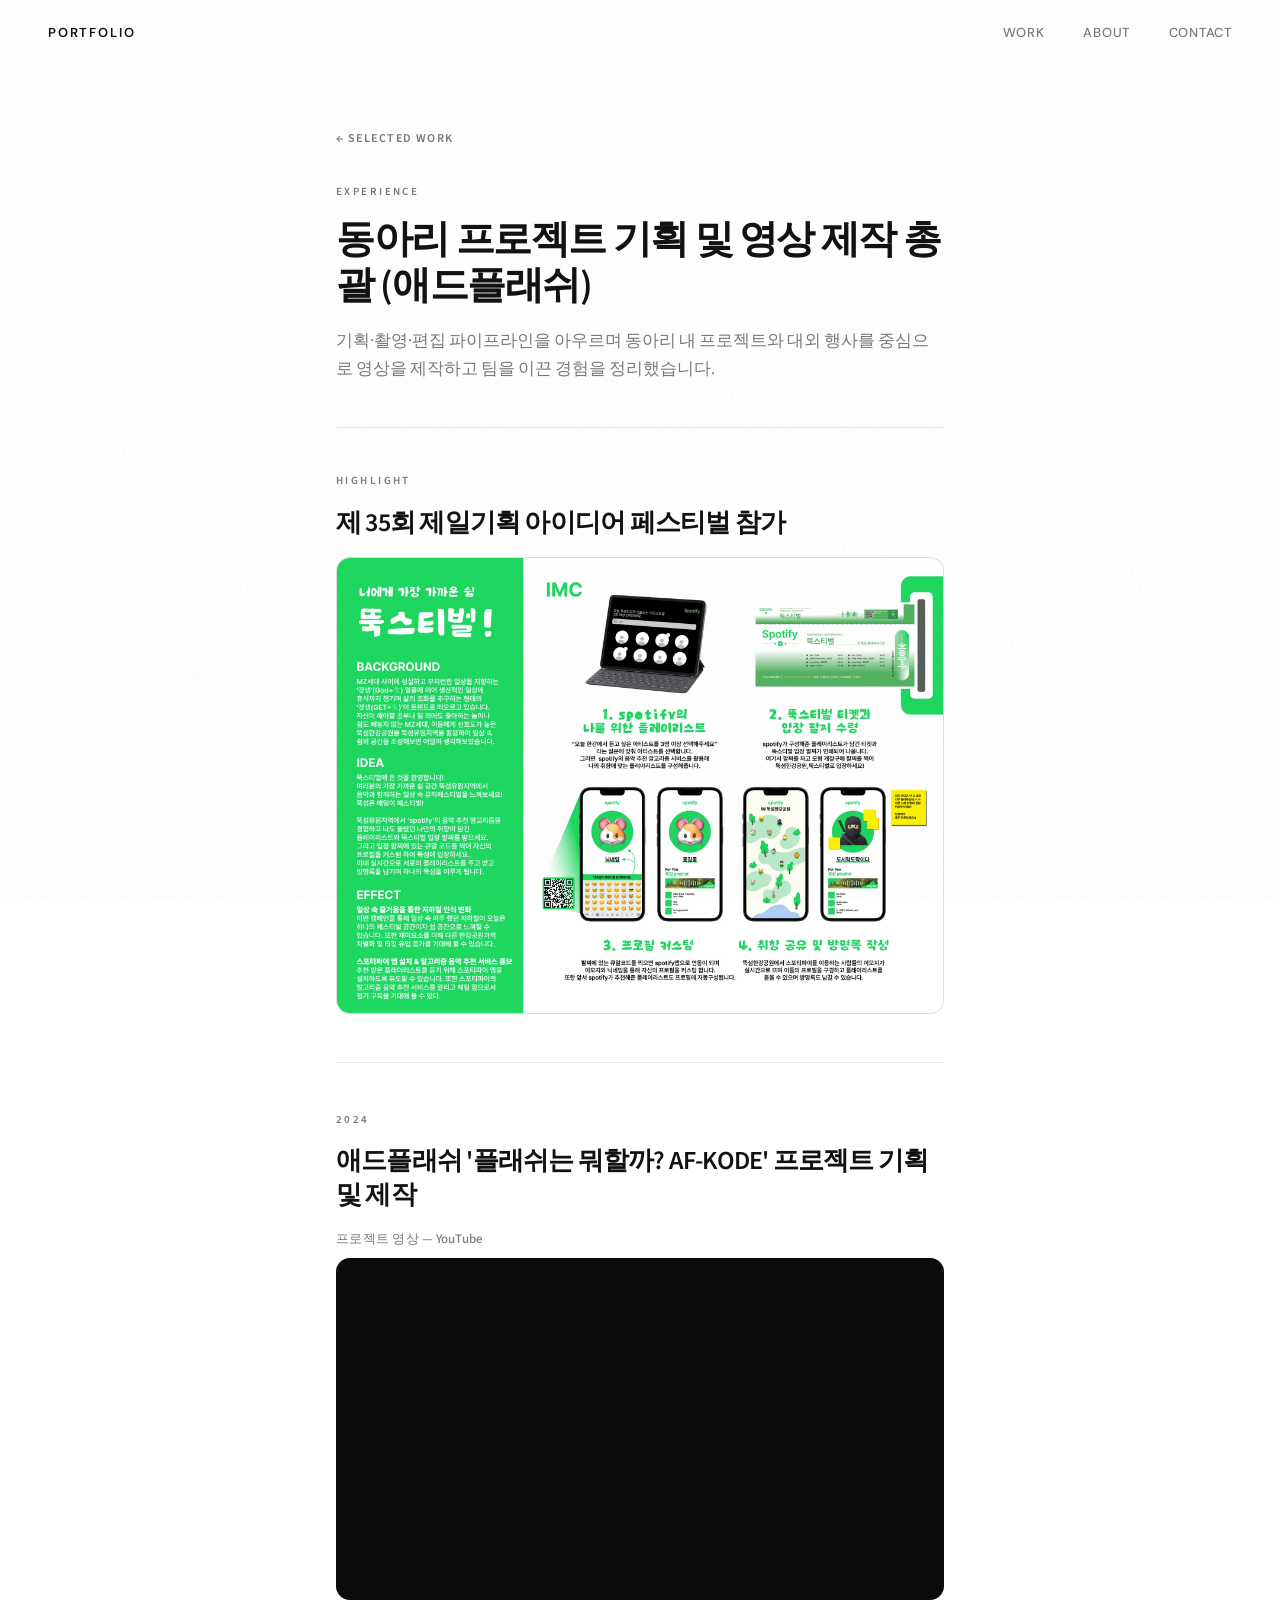
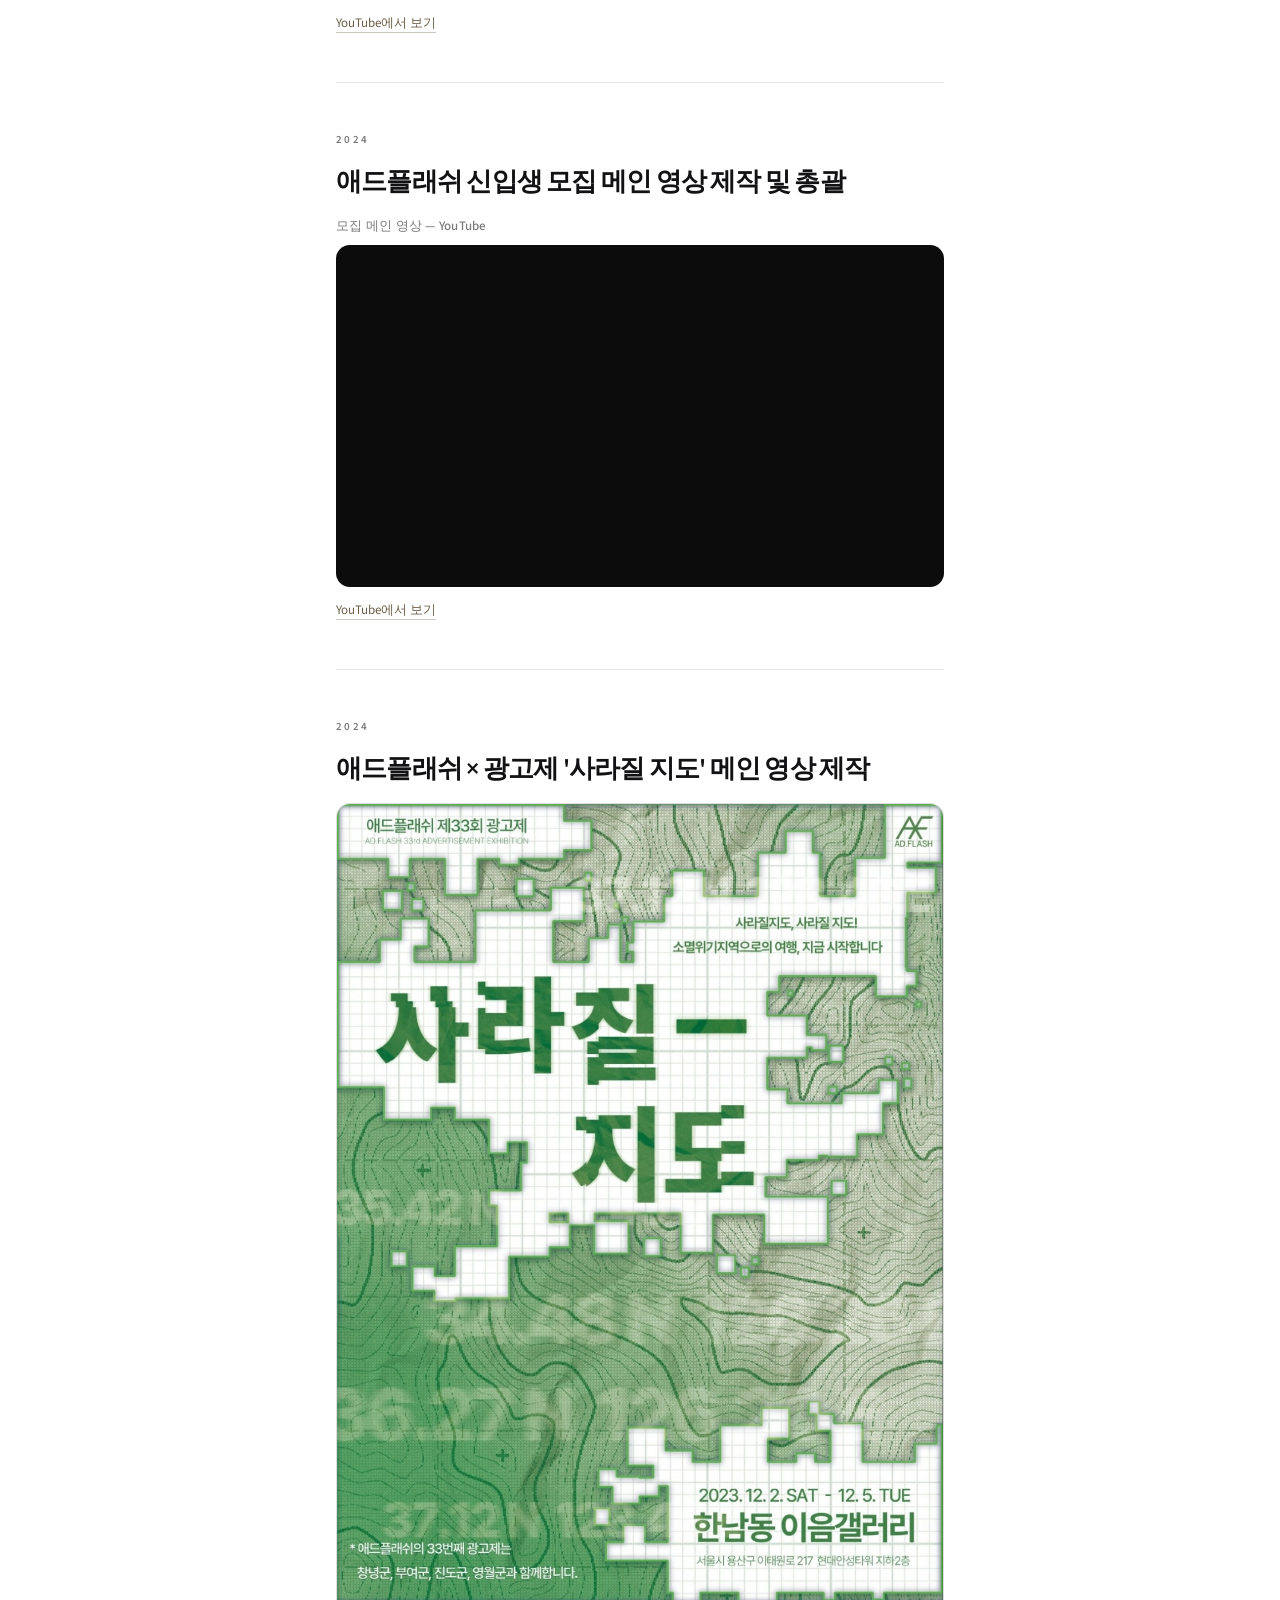
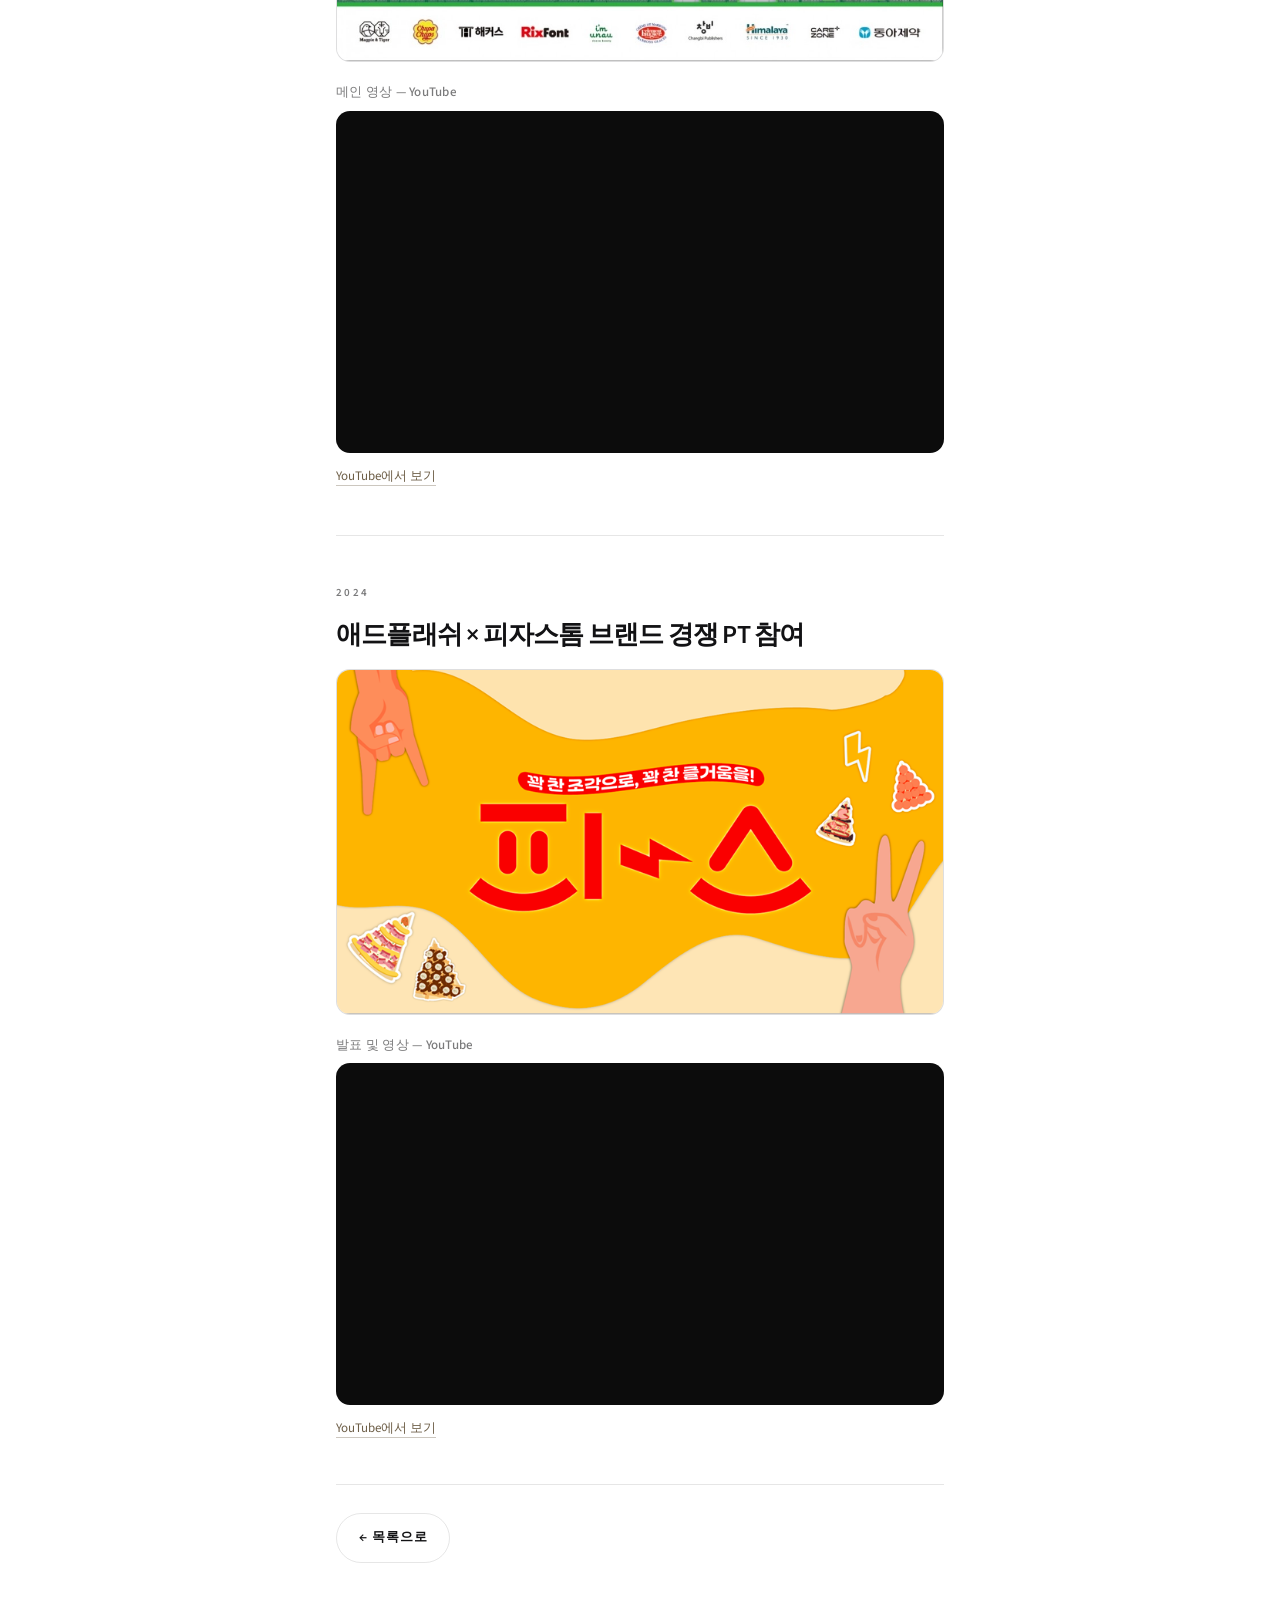
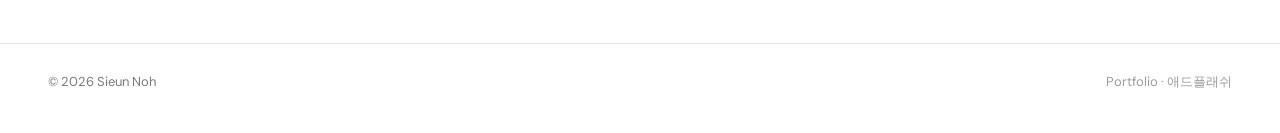
<file: project-adflash-experience.html>
<!DOCTYPE html>
<html lang="ko">
  <head>
    <meta charset="UTF-8" />
    <meta name="viewport" content="width=device-width, initial-scale=1.0" />
    <meta name="theme-color" content="#ffffff" />
    <title>애드플래쉬 동아리 프로젝트 · 영상 제작 총괄 — Portfolio</title>
    <meta
      name="description"
      content="제일기획 아이디어 페스티벌, AF-KODE, 신입생 모집, 광고제 사라질 지도, 피자스톰 브랜드 PT — 애드플래쉬 경험"
    />
    <link rel="preconnect" href="https://fonts.googleapis.com" />
    <link rel="preconnect" href="https://fonts.gstatic.com" crossorigin />
    <link
      href="https://fonts.googleapis.com/css2?family=DM+Sans:ital,opsz,wght@0,9..40,300;0,9..40,400;0,9..40,500;0,9..40,600;1,9..40,400&family=Source+Sans+3:ital,wght@0,400;0,500;0,600;0,700;1,400&display=swap"
      rel="stylesheet"
    />
    <link rel="stylesheet" href="styles.css" />
  </head>
  <body class="project-detail-page">
    <div class="grain" aria-hidden="true"></div>

    <header class="site-header">
      <a class="logo" href="index.html">Portfolio</a>
      <nav id="site-nav" class="nav" aria-label="주요 메뉴">
        <a href="index.html#work">Work</a>
        <a href="index.html#about">About</a>
        <a href="index.html#contact">Contact</a>
      </nav>
      <button
        type="button"
        class="nav-toggle"
        aria-expanded="false"
        aria-controls="site-nav"
      >
        <span class="sr-only">메뉴 열기</span>
        <span class="nav-toggle-bar"></span>
      </button>
    </header>

    <main id="top" class="project-detail-main">
      <article class="project-case project-case--collection">
        <p class="project-detail-back">
          <a class="project-detail-back-link" href="index.html?focus=adflash-experience#work"
            >← Selected Work</a
          >
        </p>

        <header class="project-detail-header">
          <p class="project-detail-label">Experience</p>
          <h1 class="project-detail-title">
            동아리 프로젝트 기획 및 영상 제작 총괄 (애드플래쉬)
          </h1>
          <p class="project-detail-lede">
            기획·촬영·편집 파이프라인을 아우르며 동아리 내 프로젝트와 대외 행사를
            중심으로 영상을 제작하고 팀을 이끈 경험을 정리했습니다.
          </p>
        </header>

        <section
          class="project-collection-piece"
          id="cheil-festival"
          aria-labelledby="title-cheil"
        >
          <p class="project-detail-label">Highlight</p>
          <h2 id="title-cheil" class="project-subhead">
            제 35회 제일기획 아이디어 페스티벌 참가
          </h2>
          <figure class="project-detail-figure project-detail-adflash-hero">
            <img
              src="portfolio%20source/adflash/%EC%A0%9C%EC%9D%BC%EA%B8%B0%ED%9A%8D.webp"
              alt="제 35회 제일기획 아이디어 페스티벌 — 비주얼"
              width="1600"
              height="900"
              loading="eager"
              decoding="async"
            />
          </figure>
        </section>

        <section
          class="project-collection-piece"
          id="af-kode"
          aria-labelledby="title-afkode"
        >
          <p class="project-detail-label">2024</p>
          <h2 id="title-afkode" class="project-subhead">
            애드플래쉬 &#39;플래쉬는 뭐할까? AF-KODE&#39; 프로젝트 기획 및 제작
          </h2>
          <p class="project-detail-caption project-detail-caption--above">
            프로젝트 영상 — YouTube
          </p>
          <div class="project-detail-embed">
            <iframe
              src="https://www.youtube.com/embed/n1ZmKHg5Y0M"
              title="애드플래쉬 AF-KODE 프로젝트"
              allowfullscreen
              allow="accelerometer; autoplay; clipboard-write; encrypted-media; gyroscope; picture-in-picture; web-share"
              loading="lazy"
            ></iframe>
          </div>
          <p class="project-detail-text project-detail-embed-note">
            <a
              href="https://youtu.be/n1ZmKHg5Y0M?si=7WefC3V6wwlFfsF0"
              target="_blank"
              rel="noopener noreferrer"
              >YouTube에서 보기</a
            >
          </p>
        </section>

        <section
          class="project-collection-piece"
          id="recruit"
          aria-labelledby="title-recruit"
        >
          <p class="project-detail-label">2024</p>
          <h2 id="title-recruit" class="project-subhead">
            애드플래쉬 신입생 모집 메인 영상 제작 및 총괄
          </h2>
          <p class="project-detail-caption project-detail-caption--above">
            모집 메인 영상 — YouTube
          </p>
          <div class="project-detail-embed">
            <iframe
              src="https://www.youtube.com/embed/RJITQ2V4oFI"
              title="애드플래쉬 2024 신입생 모집"
              allowfullscreen
              allow="accelerometer; autoplay; clipboard-write; encrypted-media; gyroscope; picture-in-picture; web-share"
              loading="lazy"
            ></iframe>
          </div>
          <p class="project-detail-text project-detail-embed-note">
            <a
              href="https://youtu.be/RJITQ2V4oFI"
              target="_blank"
              rel="noopener noreferrer"
              >YouTube에서 보기</a
            >
          </p>
        </section>

        <section
          class="project-collection-piece"
          id="sarajil"
          aria-labelledby="title-sarajil"
        >
          <p class="project-detail-label">2024</p>
          <h2 id="title-sarajil" class="project-subhead">
            애드플래쉬 × 광고제 &#39;사라질 지도&#39; 메인 영상 제작
          </h2>
          <figure class="project-detail-figure project-detail-adflash-still">
            <img
              src="portfolio%20source/adflash/%EC%82%AC%EB%9D%BC%EC%A7%88%EC%A7%80%EB%8F%84.webp"
              alt="광고제 사라질 지도 — 키 비주얼"
              width="1600"
              height="900"
              loading="lazy"
              decoding="async"
            />
          </figure>
          <p class="project-detail-caption project-detail-caption--above">
            메인 영상 — YouTube
          </p>
          <div class="project-detail-embed">
            <iframe
              src="https://www.youtube.com/embed/Bz7KkDdmYgI"
              title="사라질 지도 메인 영상"
              allowfullscreen
              allow="accelerometer; autoplay; clipboard-write; encrypted-media; gyroscope; picture-in-picture; web-share"
              loading="lazy"
            ></iframe>
          </div>
          <p class="project-detail-text project-detail-embed-note">
            <a
              href="https://youtu.be/Bz7KkDdmYgI?si=LpXKaPEehQcu9S2v"
              target="_blank"
              rel="noopener noreferrer"
              >YouTube에서 보기</a
            >
          </p>
        </section>

        <section
          class="project-collection-piece"
          id="pizza-storm"
          aria-labelledby="title-pizza"
        >
          <p class="project-detail-label">2024</p>
          <h2 id="title-pizza" class="project-subhead">
            애드플래쉬 × 피자스톰 브랜드 경쟁 PT 참여
          </h2>
          <figure class="project-detail-figure project-detail-adflash-still">
            <img
              src="portfolio%20source/adflash/%EA%B2%BD%EC%9F%81PT-%ED%94%BC%EC%9E%90%EC%8A%A4%ED%86%B0.png"
              alt="피자스톰 브랜드 경쟁 PT — 피~스 비주얼"
              width="1600"
              height="900"
              loading="lazy"
              decoding="async"
            />
          </figure>
          <p class="project-detail-caption project-detail-caption--above">
            발표 및 영상 — YouTube
          </p>
          <div class="project-detail-embed">
            <iframe
              src="https://www.youtube.com/embed/xF-HKHZ55hY"
              title="피자스톰 브랜드 경쟁 PT"
              allowfullscreen
              allow="accelerometer; autoplay; clipboard-write; encrypted-media; gyroscope; picture-in-picture; web-share"
              loading="lazy"
            ></iframe>
          </div>
          <p class="project-detail-text project-detail-embed-note">
            <a
              href="https://youtu.be/xF-HKHZ55hY?si=yOeyj4_WsnmJ21tm"
              target="_blank"
              rel="noopener noreferrer"
              >YouTube에서 보기</a
            >
          </p>
        </section>

        <p class="project-detail-footer-nav">
          <a class="btn btn-ghost" href="index.html?focus=adflash-experience#work">← 목록으로</a>
        </p>
      </article>
    </main>

    <footer class="site-footer">
      <span>© <span id="year"></span> Sieun Noh</span>
      <span class="footer-note">Portfolio · 애드플래쉬</span>
    </footer>

    <script src="script.js" defer></script>
  </body>
</html>
</file>
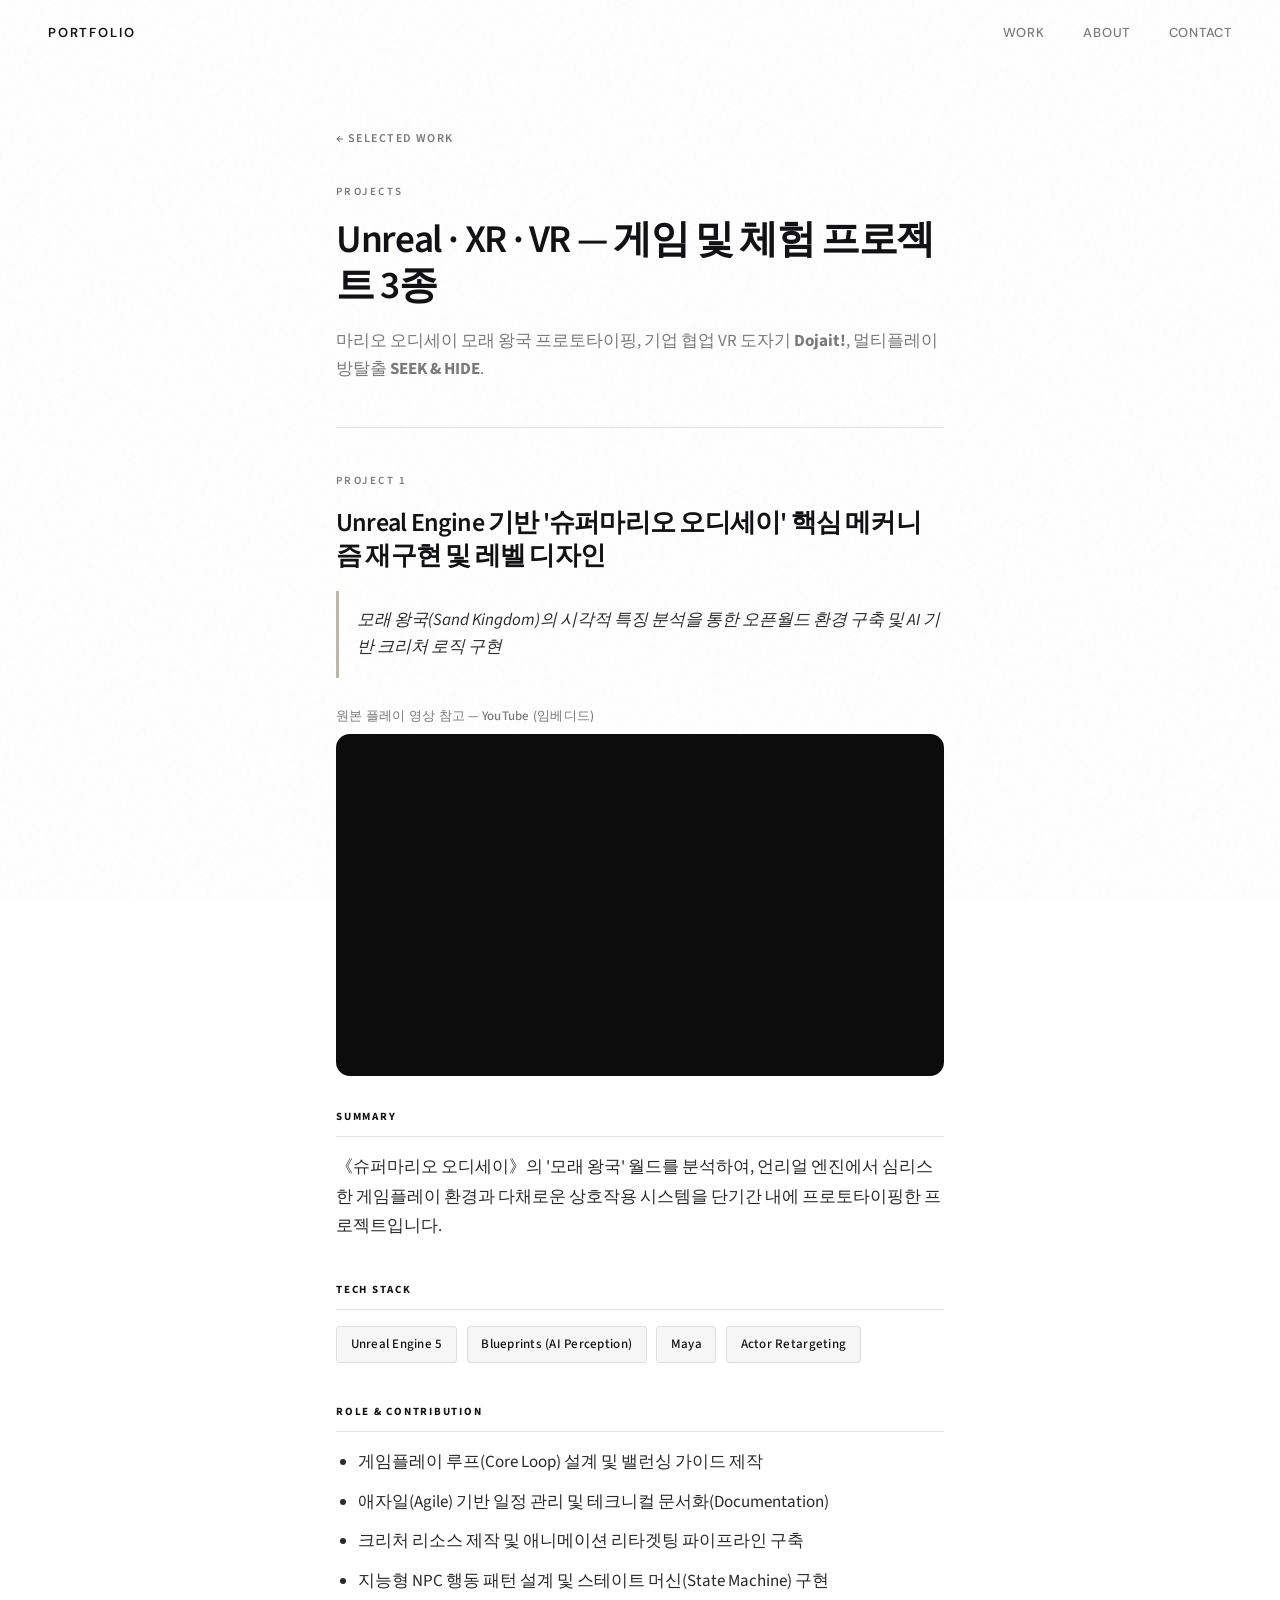
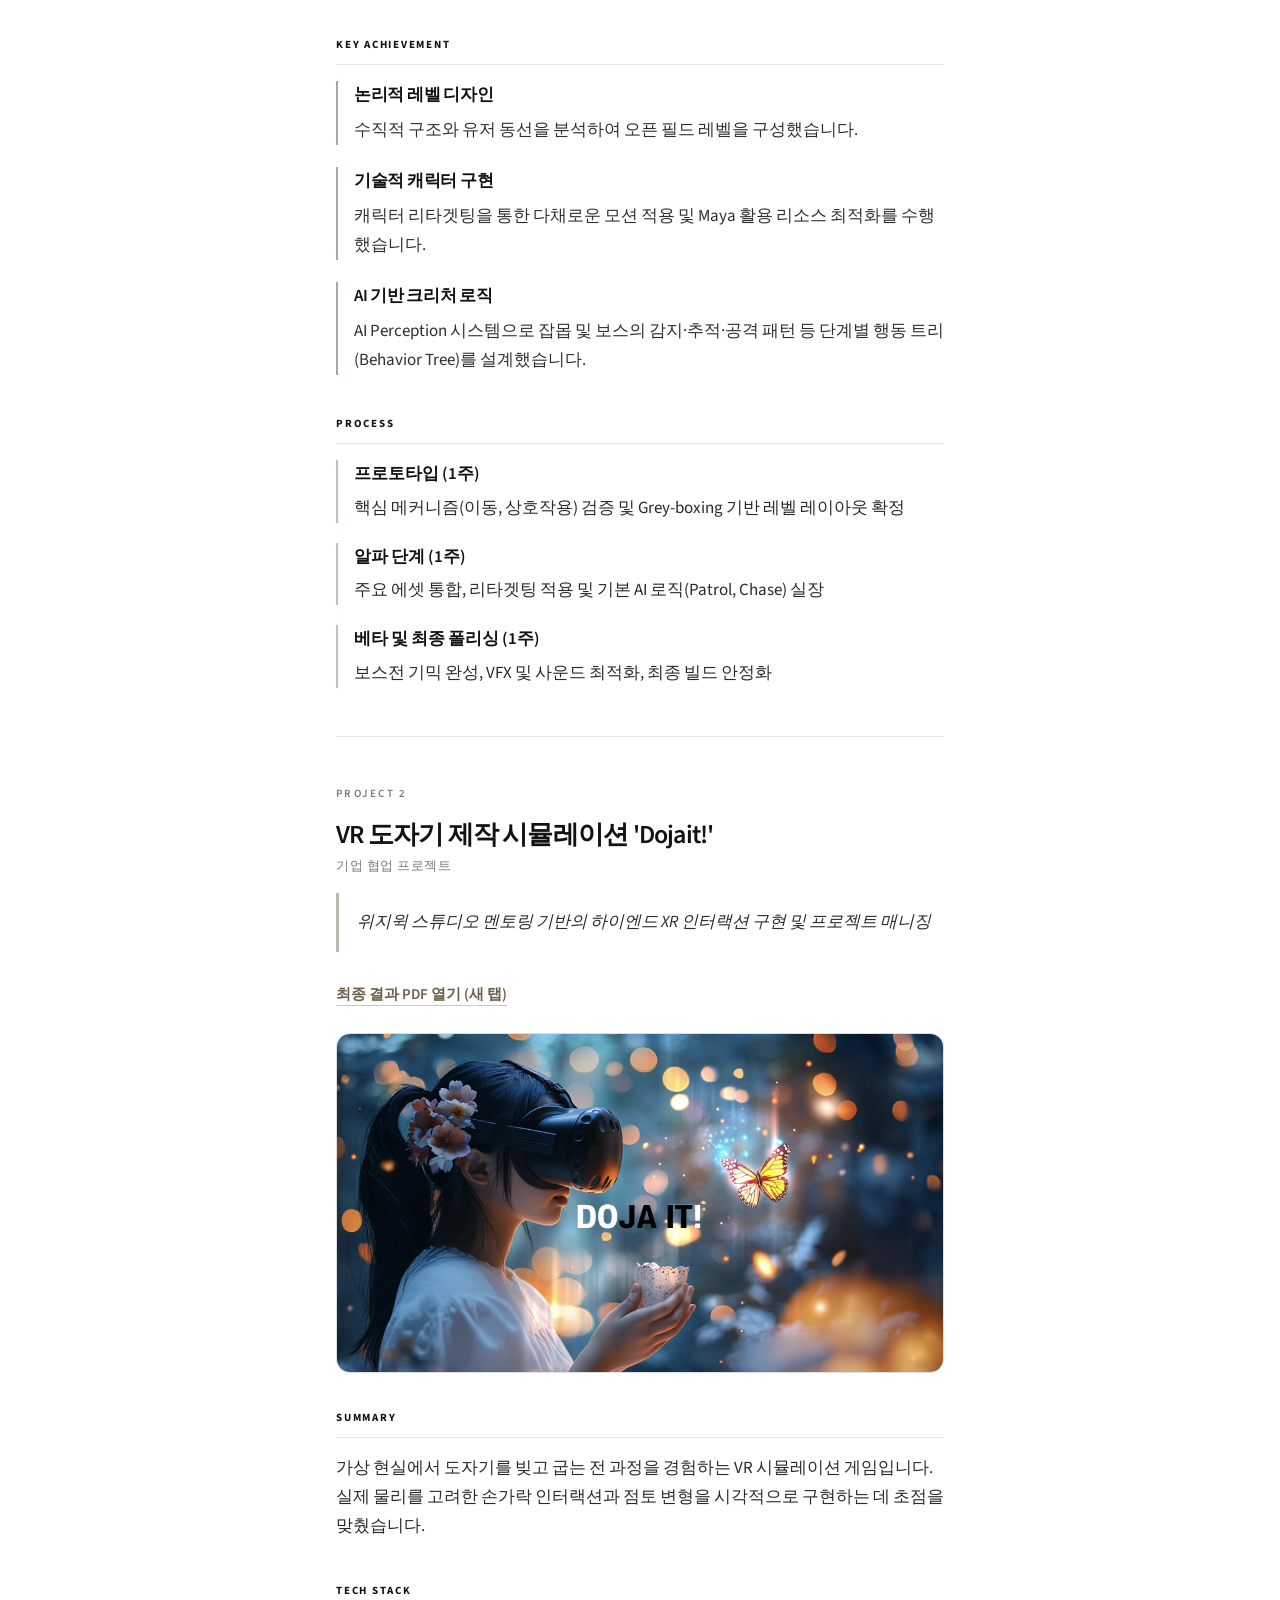
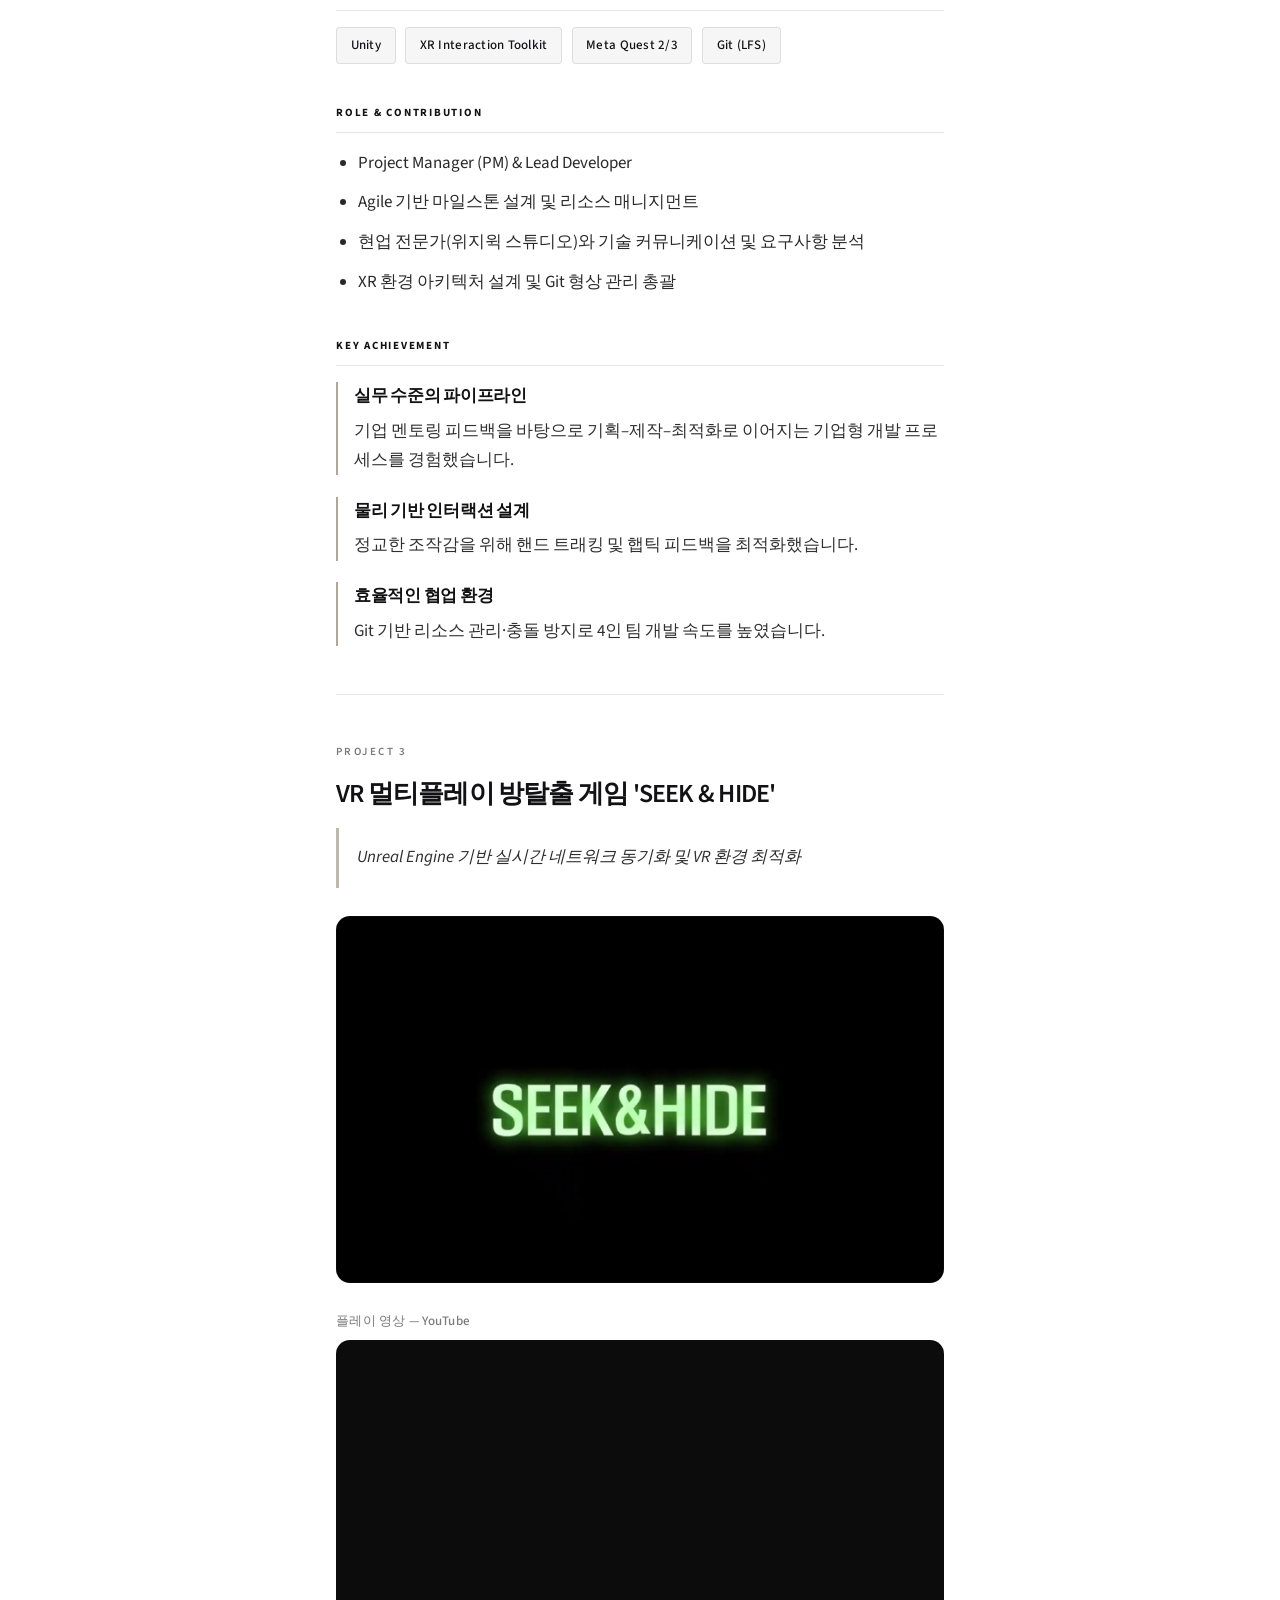
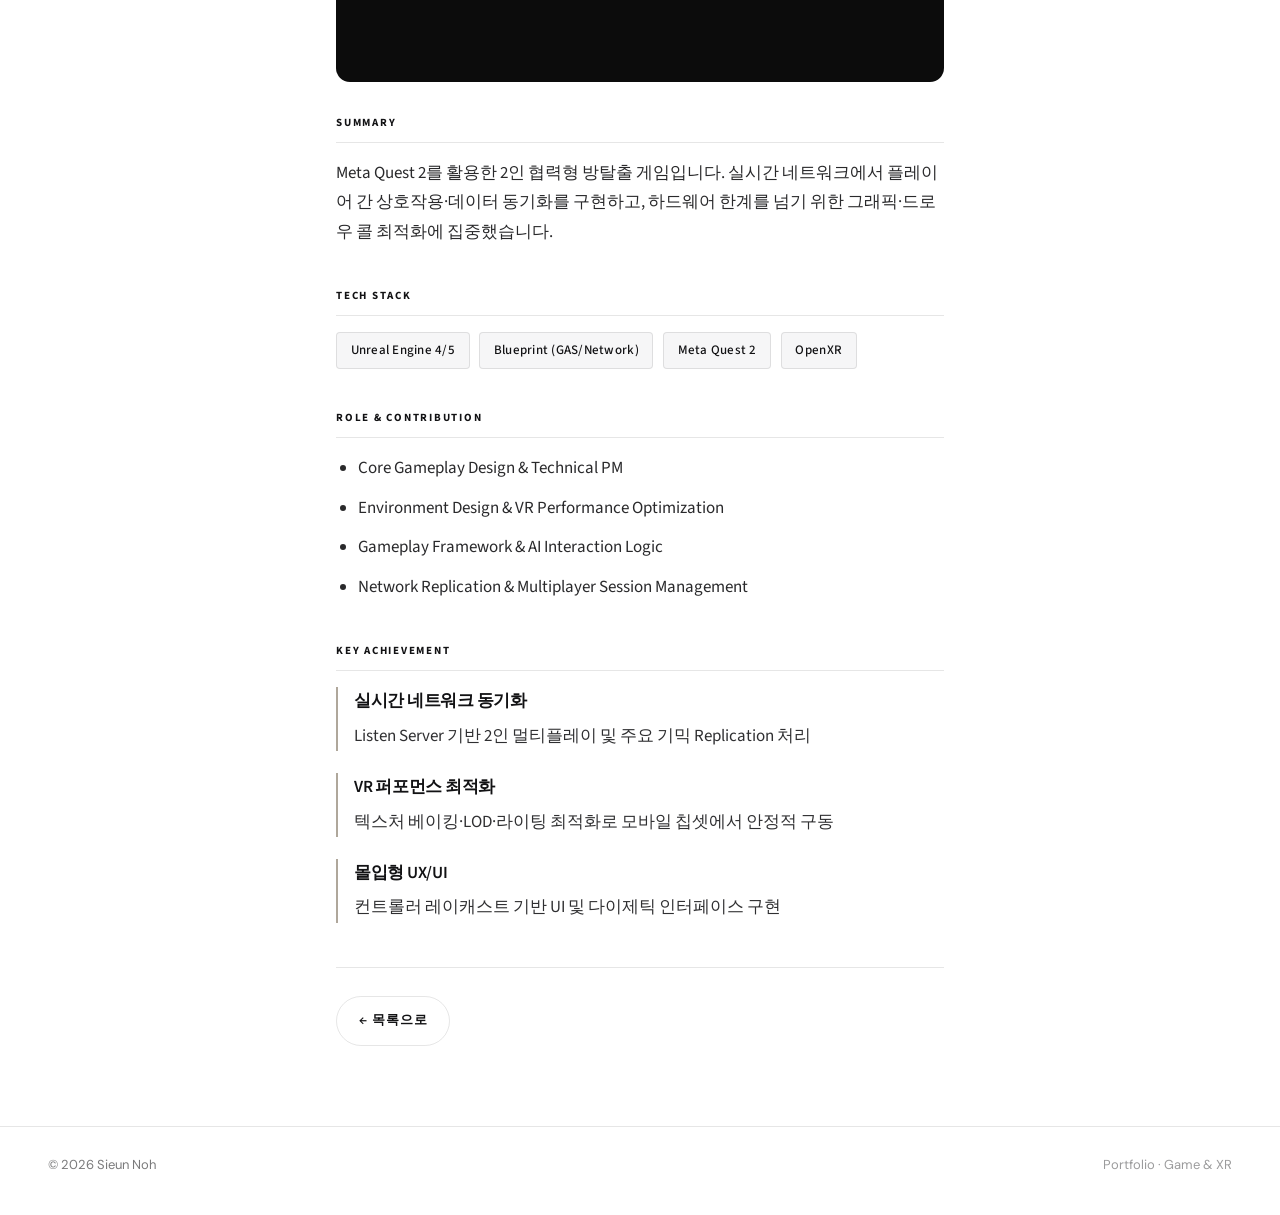
<file: project-games-collection.html>
<!DOCTYPE html>
<html lang="ko">
  <head>
    <meta charset="UTF-8" />
    <meta name="viewport" content="width=device-width, initial-scale=1.0" />
    <meta name="theme-color" content="#ffffff" />
    <title>Unreal · XR · VR 게임 프로젝트 — Portfolio</title>
    <meta
      name="description"
      content="슈퍼마리오 오디세이 모래 왕국 재구현, VR 도자기 Dojait!, VR 멀티플레이 SEEK &amp; HIDE"
    />
    <link rel="preconnect" href="https://fonts.googleapis.com" />
    <link rel="preconnect" href="https://fonts.gstatic.com" crossorigin />
    <link
      href="https://fonts.googleapis.com/css2?family=DM+Sans:ital,opsz,wght@0,9..40,300;0,9..40,400;0,9..40,500;0,9..40,600;1,9..40,400&family=Source+Sans+3:ital,wght@0,400;0,500;0,600;0,700;1,400&display=swap"
      rel="stylesheet"
    />
    <link rel="stylesheet" href="styles.css" />
  </head>
  <body class="project-detail-page">
    <div class="grain" aria-hidden="true"></div>

    <header class="site-header">
      <a class="logo" href="index.html">Portfolio</a>
      <nav id="site-nav" class="nav" aria-label="주요 메뉴">
        <a href="index.html#work">Work</a>
        <a href="index.html#about">About</a>
        <a href="index.html#contact">Contact</a>
      </nav>
      <button
        type="button"
        class="nav-toggle"
        aria-expanded="false"
        aria-controls="site-nav"
      >
        <span class="sr-only">메뉴 열기</span>
        <span class="nav-toggle-bar"></span>
      </button>
    </header>

    <main id="top" class="project-detail-main">
      <article class="project-case project-case--collection">
        <p class="project-detail-back">
          <a class="project-detail-back-link" href="index.html?focus=games-collection#work"
            >← Selected Work</a
          >
        </p>

        <header class="project-detail-header">
          <p class="project-detail-label">Projects</p>
          <h1 class="project-detail-title">
            Unreal · XR · VR — 게임 및 체험 프로젝트 3종
          </h1>
          <p class="project-detail-lede">
            마리오 오디세이 모래 왕국 프로토타이핑, 기업 협업 VR 도자기
            <strong>Dojait!</strong>, 멀티플레이 방탈출 <strong>SEEK &amp; HIDE</strong>.
          </p>
        </header>

        <!-- ① Mario Odyssey -->
        <section
          class="project-collection-piece"
          id="mariodyssey"
          aria-labelledby="title-mario"
        >
          <p class="project-detail-label">Project 1</p>
          <h2 id="title-mario" class="project-subhead">
            Unreal Engine 기반 &#39;슈퍼마리오 오디세이&#39; 핵심 메커니즘 재구현 및
            레벨 디자인
          </h2>
          <blockquote class="project-detail-quote">
            모래 왕국(Sand Kingdom)의 시각적 특징 분석을 통한 오픈월드 환경 구축 및
            AI 기반 크리처 로직 구현
          </blockquote>
          <p class="project-detail-caption project-detail-caption--above">
            원본 플레이 영상 참고 — YouTube (임베디드)
          </p>
          <div class="project-detail-embed">
            <iframe
              src="https://www.youtube.com/embed/qkSKZZAVrWs"
              title="슈퍼마리오 오디세이 모래 왕국 — 원본 레퍼런스"
              allowfullscreen
              allow="accelerometer; autoplay; clipboard-write; encrypted-media; gyroscope; picture-in-picture; web-share"
              loading="lazy"
            ></iframe>
          </div>
          <section class="project-detail-section" aria-labelledby="mario-sum">
            <h3 id="mario-sum" class="project-detail-h2">Summary</h3>
            <p class="project-detail-text">
              《슈퍼마리오 오디세이》의 &#39;모래 왕국&#39; 월드를 분석하여, 언리얼
              엔진에서 심리스한 게임플레이 환경과 다채로운 상호작용 시스템을 단기간
              내에 프로토타이핑한 프로젝트입니다.
            </p>
          </section>
          <section class="project-detail-section" aria-labelledby="mario-stack">
            <h3 id="mario-stack" class="project-detail-h2">Tech Stack</h3>
            <ul class="project-detail-tags">
              <li>Unreal Engine 5</li>
              <li>Blueprints (AI Perception)</li>
              <li>Maya</li>
              <li>Actor Retargeting</li>
            </ul>
          </section>
          <section class="project-detail-section" aria-labelledby="mario-role">
            <h3 id="mario-role" class="project-detail-h2">Role &amp; Contribution</h3>
            <ul class="project-detail-list">
              <li>게임플레이 루프(Core Loop) 설계 및 밸런싱 가이드 제작</li>
              <li>애자일(Agile) 기반 일정 관리 및 테크니컬 문서화(Documentation)</li>
              <li>크리처 리소스 제작 및 애니메이션 리타겟팅 파이프라인 구축</li>
              <li>
                지능형 NPC 행동 패턴 설계 및 스테이트 머신(State Machine) 구현
              </li>
            </ul>
          </section>
          <section class="project-detail-section" aria-labelledby="mario-key">
            <h3 id="mario-key" class="project-detail-h2">Key Achievement</h3>
            <ul class="project-detail-highlights">
              <li>
                <strong>논리적 레벨 디자인</strong>
                수직적 구조와 유저 동선을 분석하여 오픈 필드 레벨을 구성했습니다.
              </li>
              <li>
                <strong>기술적 캐릭터 구현</strong>
                캐릭터 리타겟팅을 통한 다채로운 모션 적용 및 Maya 활용 리소스
                최적화를 수행했습니다.
              </li>
              <li>
                <strong>AI 기반 크리처 로직</strong>
                AI Perception 시스템으로 잡몹 및 보스의 감지·추적·공격 패턴 등
                단계별 행동 트리(Behavior Tree)를 설계했습니다.
              </li>
            </ul>
          </section>
          <section class="project-detail-section" aria-labelledby="mario-proc">
            <h3 id="mario-proc" class="project-detail-h2">Process</h3>
            <ul class="project-detail-process">
              <li>
                <strong>프로토타입 (1주)</strong>
                핵심 메커니즘(이동, 상호작용) 검증 및 Grey-boxing 기반 레벨 레이아웃
                확정
              </li>
              <li>
                <strong>알파 단계 (1주)</strong>
                주요 에셋 통합, 리타겟팅 적용 및 기본 AI 로직(Patrol, Chase) 실장
              </li>
              <li>
                <strong>베타 및 최종 폴리싱 (1주)</strong>
                보스전 기믹 완성, VFX 및 사운드 최적화, 최종 빌드 안정화
              </li>
            </ul>
          </section>
        </section>

        <!-- ② Dojait -->
        <section
          class="project-collection-piece"
          id="dojait"
          aria-labelledby="title-doja"
        >
          <p class="project-detail-label">Project 2</p>
          <h2 id="title-doja" class="project-subhead">
            VR 도자기 제작 시뮬레이션 &#39;Dojait!&#39;
            <span class="project-subhead-note">기업 협업 프로젝트</span>
          </h2>
          <blockquote class="project-detail-quote">
            위지윅 스튜디오 멘토링 기반의 하이엔드 XR 인터랙션 구현 및 프로젝트
            매니징
          </blockquote>
          <p class="project-detail-text project-detail-download-wrap">
            <a
              class="project-detail-pdf-link"
              href="portfolio%20source/%EA%B2%8C%EC%9E%84/%5BNBEffect%5DXRcontents_(DoJaIt)_240920_%EC%B5%9C%EC%A2%85(%EC%88%98%EC%A0%95).pdf"
              target="_blank"
              rel="noopener noreferrer"
            >
              최종 결과 PDF 열기 (새 탭)</a
            >
          </p>
          <figure class="project-detail-figure project-detail-dojait-preview">
            <img
              src="portfolio%20source/photo2.webp"
              alt="VR 도자기 시뮬레이션 Dojait! — 장면 참고 이미지"
              width="1600"
              height="900"
              loading="lazy"
              decoding="async"
            />
          </figure>
          <section class="project-detail-section" aria-labelledby="doja-sum">
            <h3 id="doja-sum" class="project-detail-h2">Summary</h3>
            <p class="project-detail-text">
              가상 현실에서 도자기를 빚고 굽는 전 과정을 경험하는 VR 시뮬레이션
              게임입니다. 실제 물리를 고려한 손가락 인터랙션과 점토 변형을 시각적으로
              구현하는 데 초점을 맞췄습니다.
            </p>
          </section>
          <section class="project-detail-section" aria-labelledby="doja-stack">
            <h3 id="doja-stack" class="project-detail-h2">Tech Stack</h3>
            <ul class="project-detail-tags">
              <li>Unity</li>
              <li>XR Interaction Toolkit</li>
              <li>Meta Quest 2/3</li>
              <li>Git (LFS)</li>
            </ul>
          </section>
          <section class="project-detail-section" aria-labelledby="doja-role">
            <h3 id="doja-role" class="project-detail-h2">Role &amp; Contribution</h3>
            <ul class="project-detail-list">
              <li>Project Manager (PM) &amp; Lead Developer</li>
              <li>Agile 기반 마일스톤 설계 및 리소스 매니지먼트</li>
              <li>현업 전문가(위지윅 스튜디오)와 기술 커뮤니케이션 및 요구사항 분석</li>
              <li>XR 환경 아키텍처 설계 및 Git 형상 관리 총괄</li>
            </ul>
          </section>
          <section class="project-detail-section" aria-labelledby="doja-key">
            <h3 id="doja-key" class="project-detail-h2">Key Achievement</h3>
            <ul class="project-detail-highlights">
              <li>
                <strong>실무 수준의 파이프라인</strong>
                기업 멘토링 피드백을 바탕으로 기획–제작–최적화로 이어지는 기업형
                개발 프로세스를 경험했습니다.
              </li>
              <li>
                <strong>물리 기반 인터랙션 설계</strong>
                정교한 조작감을 위해 핸드 트래킹 및 햅틱 피드백을 최적화했습니다.
              </li>
              <li>
                <strong>효율적인 협업 환경</strong>
                Git 기반 리소스 관리·충돌 방지로 4인 팀 개발 속도를 높였습니다.
              </li>
            </ul>
          </section>
        </section>

        <!-- ③ SEEK & HIDE -->
        <section class="project-collection-piece" id="seekhide" aria-labelledby="title-seek">
          <p class="project-detail-label">Project 3</p>
          <h2 id="title-seek" class="project-subhead">
            VR 멀티플레이 방탈출 게임 &#39;SEEK &amp; HIDE&#39;
          </h2>
          <blockquote class="project-detail-quote">
            Unreal Engine 기반 실시간 네트워크 동기화 및 VR 환경 최적화
          </blockquote>
          <figure class="project-detail-hero-figure">
            <img
              src="portfolio%20source/%EA%B2%8C%EC%9E%84/seek%26hide.png"
              alt="SEEK AND HIDE — 타이틀 비주얼"
              width="1200"
              height="675"
              loading="lazy"
              decoding="async"
            />
          </figure>
          <p class="project-detail-caption project-detail-caption--above">
            플레이 영상 — YouTube
          </p>
          <div class="project-detail-embed">
            <iframe
              src="https://www.youtube.com/embed/T8S6GAI64i4"
              title="VR 멀티플레이 방탈출 SEEK AND HIDE"
              allowfullscreen
              allow="accelerometer; autoplay; clipboard-write; encrypted-media; gyroscope; picture-in-picture; web-share"
              loading="lazy"
            ></iframe>
          </div>
          <section class="project-detail-section" aria-labelledby="seek-sum">
            <h3 id="seek-sum" class="project-detail-h2">Summary</h3>
            <p class="project-detail-text">
              Meta Quest 2를 활용한 2인 협력형 방탈출 게임입니다. 실시간 네트워크에서
              플레이어 간 상호작용·데이터 동기화를 구현하고, 하드웨어 한계를 넘기 위한
              그래픽·드로우 콜 최적화에 집중했습니다.
            </p>
          </section>
          <section class="project-detail-section" aria-labelledby="seek-stack">
            <h3 id="seek-stack" class="project-detail-h2">Tech Stack</h3>
            <ul class="project-detail-tags">
              <li>Unreal Engine 4/5</li>
              <li>Blueprint (GAS/Network)</li>
              <li>Meta Quest 2</li>
              <li>OpenXR</li>
            </ul>
          </section>
          <section class="project-detail-section" aria-labelledby="seek-role">
            <h3 id="seek-role" class="project-detail-h2">Role &amp; Contribution</h3>
            <ul class="project-detail-list">
              <li>Core Gameplay Design &amp; Technical PM</li>
              <li>Environment Design &amp; VR Performance Optimization</li>
              <li>Gameplay Framework &amp; AI Interaction Logic</li>
              <li>Network Replication &amp; Multiplayer Session Management</li>
            </ul>
          </section>
          <section class="project-detail-section" aria-labelledby="seek-key">
            <h3 id="seek-key" class="project-detail-h2">Key Achievement</h3>
            <ul class="project-detail-highlights">
              <li>
                <strong>실시간 네트워크 동기화</strong>
                Listen Server 기반 2인 멀티플레이 및 주요 기믹 Replication 처리
              </li>
              <li>
                <strong>VR 퍼포먼스 최적화</strong>
                텍스처 베이킹·LOD·라이팅 최적화로 모바일 칩셋에서 안정적 구동
              </li>
              <li>
                <strong>몰입형 UX/UI</strong>
                컨트롤러 레이캐스트 기반 UI 및 다이제틱 인터페이스 구현
              </li>
            </ul>
          </section>
        </section>

        <p class="project-detail-footer-nav">
          <a class="btn btn-ghost" href="index.html?focus=games-collection#work">← 목록으로</a>
        </p>
      </article>
    </main>

    <footer class="site-footer">
      <span>© <span id="year"></span> Sieun Noh</span>
      <span class="footer-note">Portfolio · Game &amp; XR</span>
    </footer>

    <script src="script.js" defer></script>
  </body>
</html>
</file>
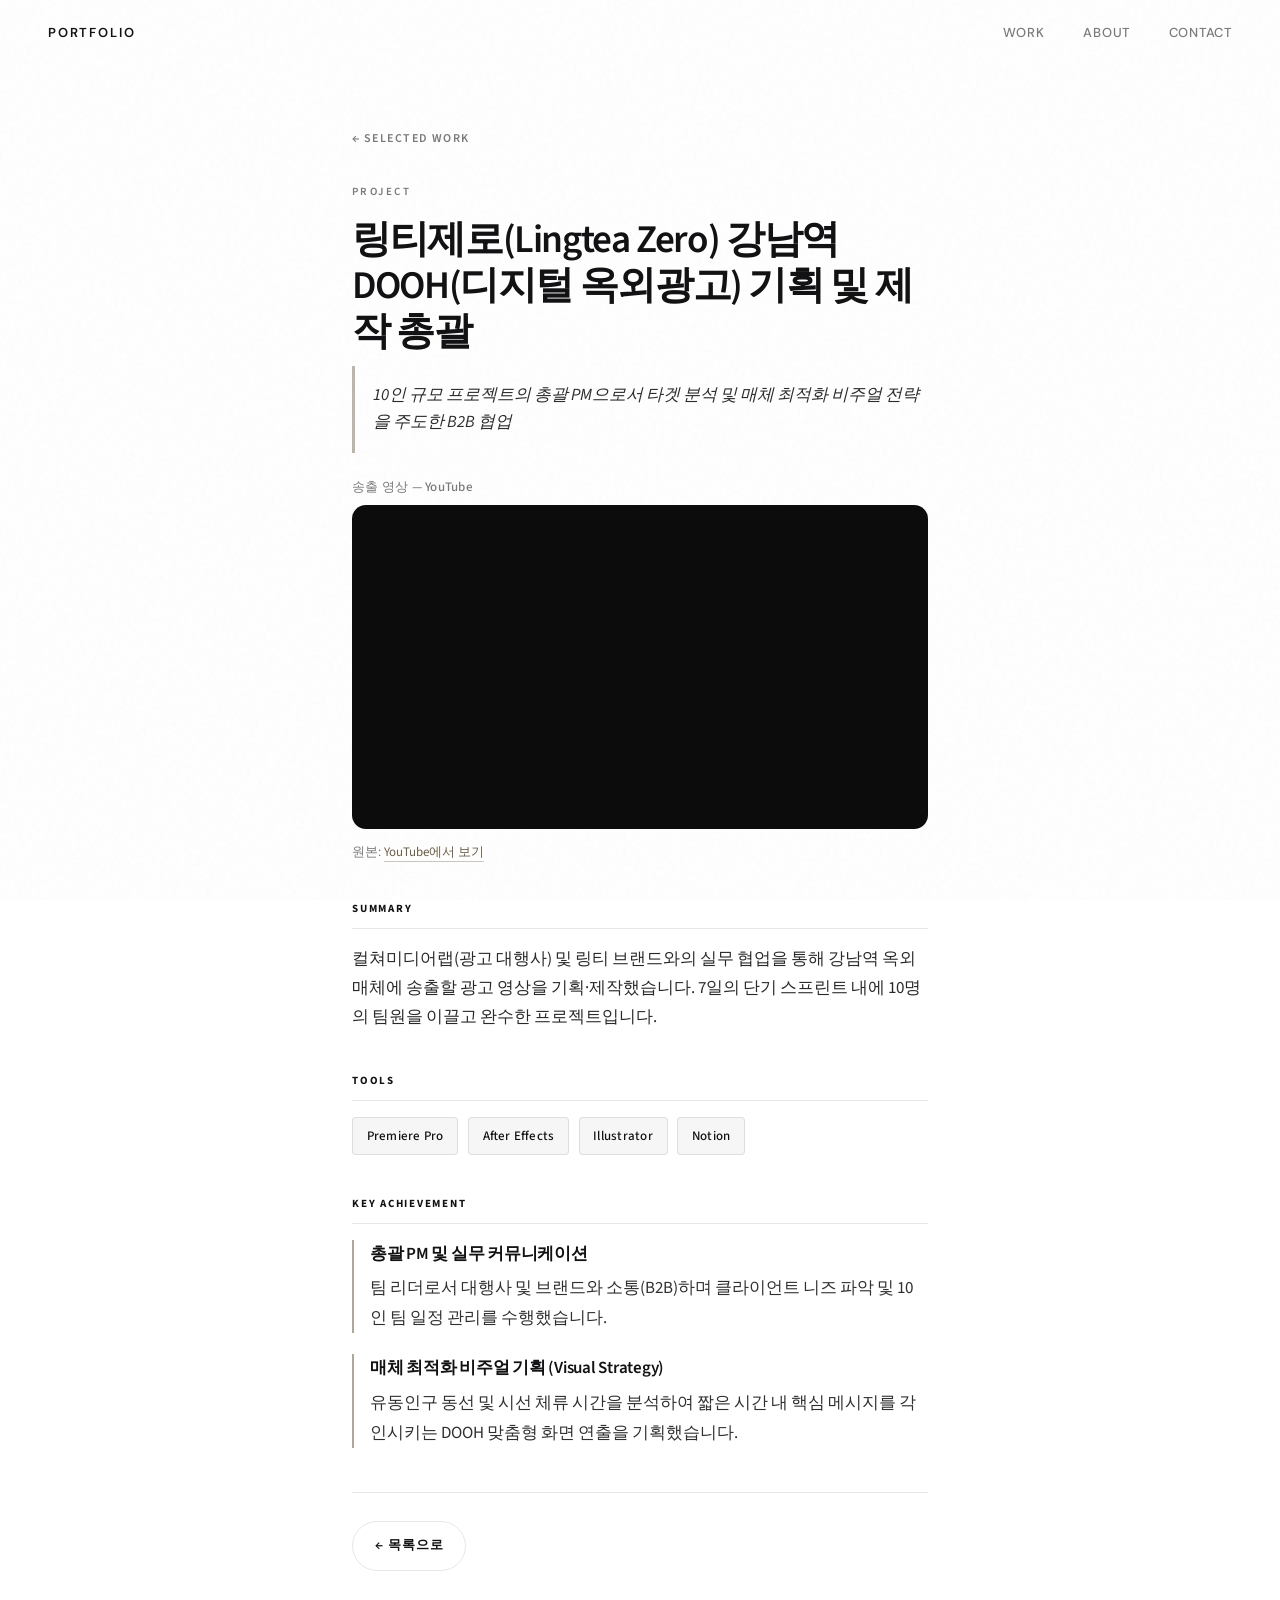
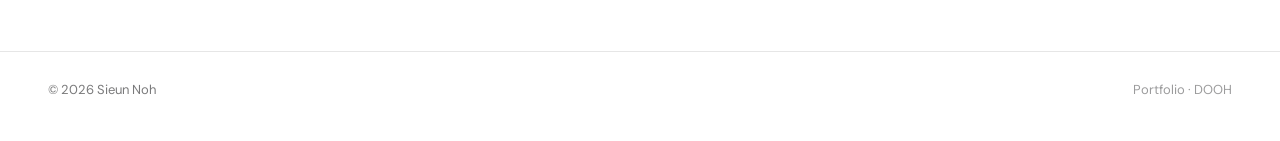
<file: project-lingtea-zero.html>
<!DOCTYPE html>
<html lang="ko">
  <head>
    <meta charset="UTF-8" />
    <meta name="viewport" content="width=device-width, initial-scale=1.0" />
    <meta name="theme-color" content="#ffffff" />
    <title>
      링티제로(Lingtea Zero) 강남역 DOOH 기획·제작 — Portfolio
    </title>
    <meta
      name="description"
      content="강남역 디지털 옥외광고(DOOH) 기획 및 제작 총괄 — 컬쳐미디어랩·링티 브랜드 실무 협업"
    />
    <link rel="preconnect" href="https://fonts.googleapis.com" />
    <link rel="preconnect" href="https://fonts.gstatic.com" crossorigin />
    <link
      href="https://fonts.googleapis.com/css2?family=DM+Sans:ital,opsz,wght@0,9..40,300;0,9..40,400;0,9..40,500;0,9..40,600;1,9..40,400&family=Source+Sans+3:ital,wght@0,400;0,500;0,600;0,700;1,400&display=swap"
      rel="stylesheet"
    />
    <link rel="stylesheet" href="styles.css" />
  </head>
  <body class="project-detail-page">
    <div class="grain" aria-hidden="true"></div>

    <header class="site-header">
      <a class="logo" href="index.html">Portfolio</a>
      <nav id="site-nav" class="nav" aria-label="주요 메뉴">
        <a href="index.html#work">Work</a>
        <a href="index.html#about">About</a>
        <a href="index.html#contact">Contact</a>
      </nav>
      <button
        type="button"
        class="nav-toggle"
        aria-expanded="false"
        aria-controls="site-nav"
      >
        <span class="sr-only">메뉴 열기</span>
        <span class="nav-toggle-bar"></span>
      </button>
    </header>

    <main id="top" class="project-detail-main">
      <article class="project-case">
        <p class="project-detail-back">
          <a class="project-detail-back-link" href="index.html?focus=lingtea-zero#work"
            >← Selected Work</a
          >
        </p>

        <header class="project-detail-header">
          <p class="project-detail-label">Project</p>
          <h1 class="project-detail-title">
            링티제로(Lingtea Zero) 강남역 DOOH(디지털 옥외광고) 기획 및 제작 총괄
          </h1>
          <blockquote class="project-detail-quote project-detail-quote--lede">
            10인 규모 프로젝트의 총괄 PM으로서 타겟 분석 및 매체 최적화 비주얼 전략을
            주도한 B2B 협업
          </blockquote>
        </header>

        <p class="project-detail-caption project-detail-caption--above">
          송출 영상 — YouTube
        </p>
        <div class="project-detail-embed">
          <iframe
            src="https://www.youtube.com/embed/_KzQKWO79ZY"
            title="링티제로 Lingtea Zero 강남역 DOOH 광고 영상"
            allowfullscreen
            allow="accelerometer; autoplay; clipboard-write; encrypted-media; gyroscope; picture-in-picture; web-share"
            loading="lazy"
          ></iframe>
        </div>
        <p class="project-detail-text project-detail-embed-note">
          원본:
          <a
            href="https://youtu.be/_KzQKWO79ZY?si=MbJHnGlvjE3dgQL3"
            target="_blank"
            rel="noopener noreferrer"
            >YouTube에서 보기</a
          >
        </p>

        <section class="project-detail-section" aria-labelledby="lingtea-sum">
          <h2 id="lingtea-sum" class="project-detail-h2">Summary</h2>
          <p class="project-detail-text">
            컬쳐미디어랩(광고 대행사) 및 링티 브랜드와의 실무 협업을 통해 강남역 옥외
            매체에 송출할 광고 영상을 기획·제작했습니다. 7일의 단기 스프린트 내에
            10명의 팀원을 이끌고 완수한 프로젝트입니다.
          </p>
        </section>

        <section class="project-detail-section" aria-labelledby="lingtea-tools">
          <h2 id="lingtea-tools" class="project-detail-h2">Tools</h2>
          <ul class="project-detail-tags">
            <li>Premiere Pro</li>
            <li>After Effects</li>
            <li>Illustrator</li>
            <li>Notion</li>
          </ul>
        </section>

        <section class="project-detail-section" aria-labelledby="lingtea-key">
          <h2 id="lingtea-key" class="project-detail-h2">Key Achievement</h2>
          <ul class="project-detail-highlights">
            <li>
              <strong>총괄 PM 및 실무 커뮤니케이션</strong>
              팀 리더로서 대행사 및 브랜드와 소통(B2B)하며 클라이언트 니즈 파악 및
              10인 팀 일정 관리를 수행했습니다.
            </li>
            <li>
              <strong>매체 최적화 비주얼 기획 (Visual Strategy)</strong>
              유동인구 동선 및 시선 체류 시간을 분석하여 짧은 시간 내 핵심 메시지를
              각인시키는 DOOH 맞춤형 화면 연출을 기획했습니다.
            </li>
          </ul>
        </section>

        <p class="project-detail-footer-nav">
          <a class="btn btn-ghost" href="index.html?focus=lingtea-zero#work">← 목록으로</a>
        </p>
      </article>
    </main>

    <footer class="site-footer">
      <span>© <span id="year"></span> Sieun Noh</span>
      <span class="footer-note">Portfolio · DOOH</span>
    </footer>

    <script src="script.js" defer></script>
  </body>
</html>
</file>
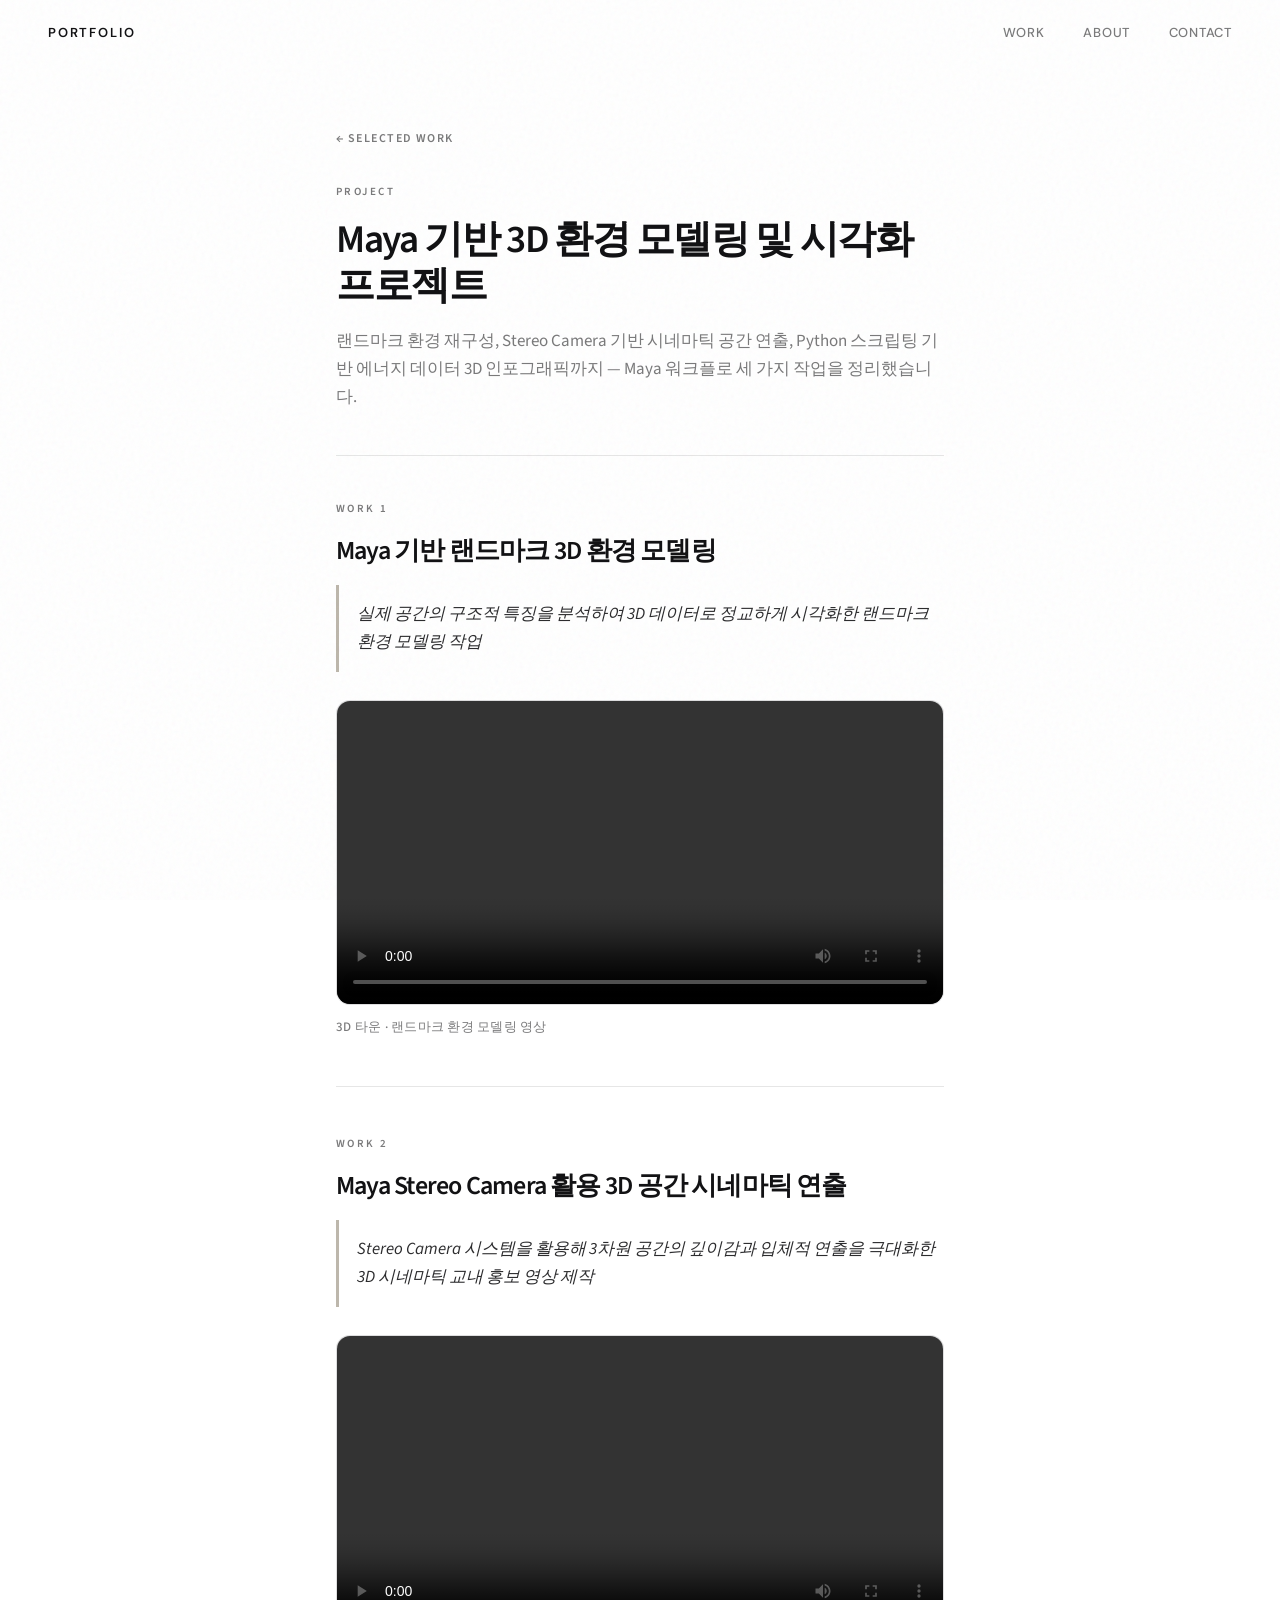
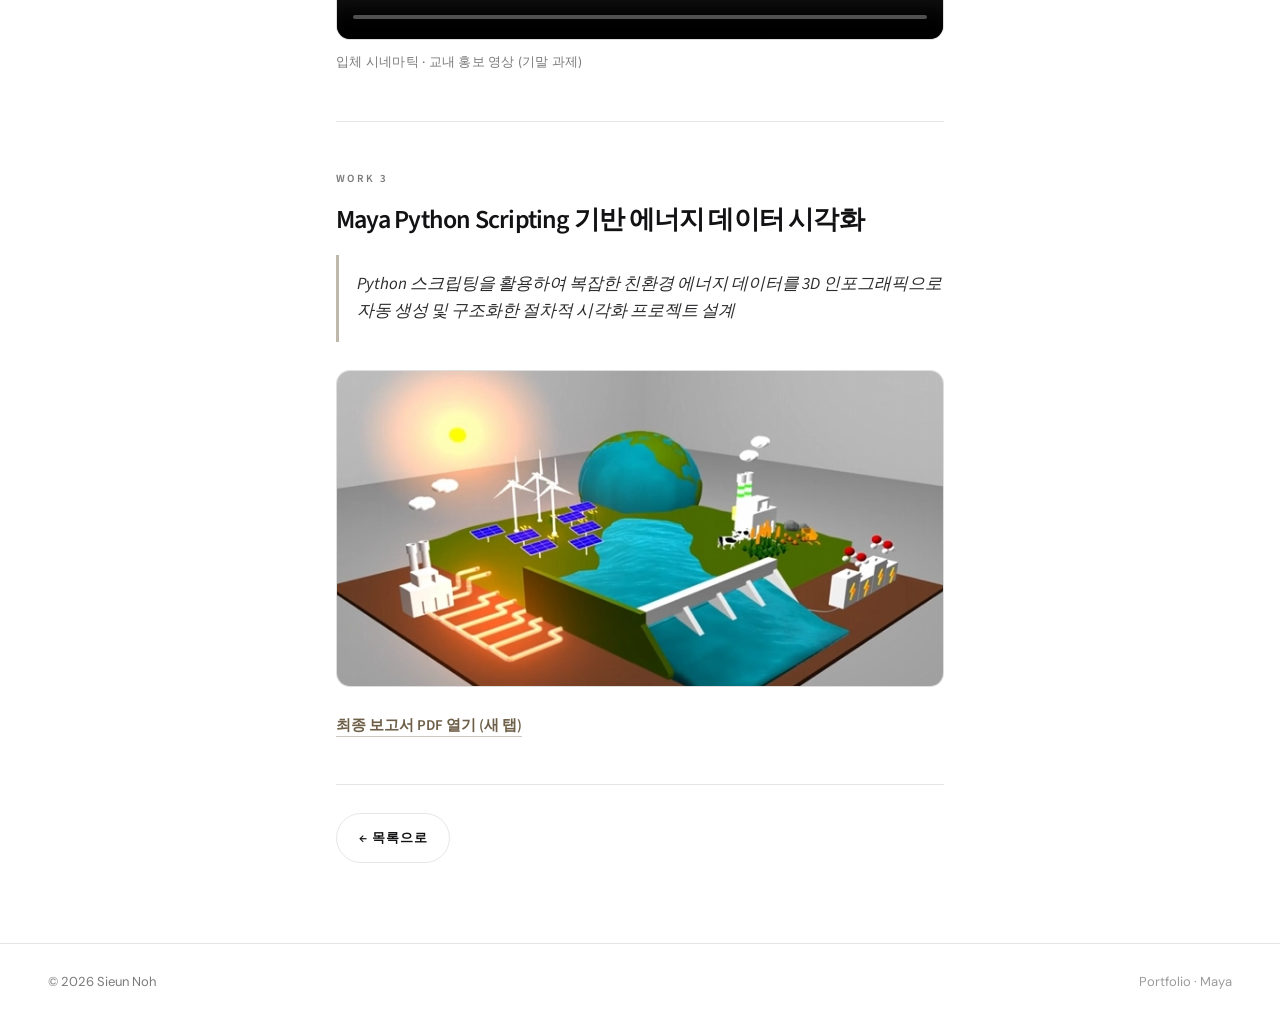
<file: project-maya-collection.html>
<!DOCTYPE html>
<html lang="ko">
  <head>
    <meta charset="UTF-8" />
    <meta name="viewport" content="width=device-width, initial-scale=1.0" />
    <meta name="theme-color" content="#ffffff" />
    <title>Maya 3D 환경 모델링 및 시각화 — Portfolio</title>
    <meta
      name="description"
      content="Maya 랜드마크 환경 모델링, Stereo Camera 시네마틱 교내 영상, Python 기반 에너지 데이터 3D 시각화"
    />
    <link rel="preconnect" href="https://fonts.googleapis.com" />
    <link rel="preconnect" href="https://fonts.gstatic.com" crossorigin />
    <link
      href="https://fonts.googleapis.com/css2?family=DM+Sans:ital,opsz,wght@0,9..40,300;0,9..40,400;0,9..40,500;0,9..40,600;1,9..40,400&family=Source+Sans+3:ital,wght@0,400;0,500;0,600;0,700;1,400&display=swap"
      rel="stylesheet"
    />
    <link rel="stylesheet" href="styles.css" />
  </head>
  <body class="project-detail-page">
    <div class="grain" aria-hidden="true"></div>

    <header class="site-header">
      <a class="logo" href="index.html">Portfolio</a>
      <nav id="site-nav" class="nav" aria-label="주요 메뉴">
        <a href="index.html#work">Work</a>
        <a href="index.html#about">About</a>
        <a href="index.html#contact">Contact</a>
      </nav>
      <button
        type="button"
        class="nav-toggle"
        aria-expanded="false"
        aria-controls="site-nav"
      >
        <span class="sr-only">메뉴 열기</span>
        <span class="nav-toggle-bar"></span>
      </button>
    </header>

    <main id="top" class="project-detail-main">
      <article class="project-case project-case--collection">
        <p class="project-detail-back">
          <a class="project-detail-back-link" href="index.html?focus=maya-collection#work"
            >← Selected Work</a
          >
        </p>

        <header class="project-detail-header">
          <p class="project-detail-label">Project</p>
          <h1 class="project-detail-title">
            Maya 기반 3D 환경 모델링 및 시각화 프로젝트
          </h1>
          <p class="project-detail-lede">
            랜드마크 환경 재구성, Stereo Camera 기반 시네마틱 공간 연출, Python
            스크립팅 기반 에너지 데이터 3D 인포그래픽까지 — Maya 워크플로 세 가지
            작업을 정리했습니다.
          </p>
        </header>

        <!-- ① 랜드마크 -->
        <section
          class="project-collection-piece"
          id="maya-landmark"
          aria-labelledby="title-maya-landmark"
        >
          <p class="project-detail-label">Work 1</p>
          <h2 id="title-maya-landmark" class="project-subhead">
            Maya 기반 랜드마크 3D 환경 모델링
          </h2>
          <blockquote class="project-detail-quote">
            실제 공간의 구조적 특징을 분석하여 3D 데이터로 정교하게 시각화한
            랜드마크 환경 모델링 작업
          </blockquote>
          <figure class="project-detail-video-wrap">
            <video
              class="project-detail-video"
              controls
              playsinline
              preload="metadata"
            >
              <source
                src="https://ahv4pdoyw0wdwogu.public.blob.vercel-storage.com/3d%ED%83%80%EC%9A%B4.mp4"
                type="video/mp4"
              />
              브라우저가 비디오 태그를 지원하지 않습니다.
            </video>
            <figcaption class="project-detail-caption">
              3D 타운 · 랜드마크 환경 모델링 영상
            </figcaption>
          </figure>
        </section>

        <!-- ② Stereo 시네마틱 -->
        <section
          class="project-collection-piece"
          id="maya-stereo"
          aria-labelledby="title-maya-stereo"
        >
          <p class="project-detail-label">Work 2</p>
          <h2 id="title-maya-stereo" class="project-subhead">
            Maya Stereo Camera 활용 3D 공간 시네마틱 연출
          </h2>
          <blockquote class="project-detail-quote">
            Stereo Camera 시스템을 활용해 3차원 공간의 깊이감과 입체적 연출을
            극대화한 3D 시네마틱 교내 홍보 영상 제작
          </blockquote>
          <figure class="project-detail-video-wrap">
            <video
              class="project-detail-video"
              controls
              playsinline
              preload="metadata"
            >
              <source
                src="https://8dnozbszujnfygml.public.blob.vercel-storage.com/%EC%9E%85%EC%B2%B4%EC%98%81%EC%83%81%28%EA%B8%B0%EB%A7%90%EA%B3%BC%EC%A0%9C%29.mp4"
                type="video/mp4"
              />
              브라우저가 비디오 태그를 지원하지 않습니다.
            </video>
            <figcaption class="project-detail-caption">
              입체 시네마틱 · 교내 홍보 영상 (기말 과제)
            </figcaption>
          </figure>
        </section>

        <!-- ③ Python 시각화 -->
        <section
          class="project-collection-piece"
          id="maya-python-viz"
          aria-labelledby="title-maya-python"
        >
          <p class="project-detail-label">Work 3</p>
          <h2 id="title-maya-python" class="project-subhead">
            Maya Python Scripting 기반 에너지 데이터 시각화
          </h2>
          <blockquote class="project-detail-quote">
            Python 스크립팅을 활용하여 복잡한 친환경 에너지 데이터를 3D
            인포그래픽으로 자동 생성 및 구조화한 절차적 시각화 프로젝트 설계
          </blockquote>
          <figure class="project-detail-figure project-detail-maya-viz-still">
            <img
              src="portfolio%20source/maya/3d-scripting.webp"
              alt="Maya Python으로 생성한 에너지 데이터 3D 인포그래픽 스틸"
              width="1600"
              height="900"
              loading="lazy"
              decoding="async"
            />
          </figure>
          <p class="project-detail-text project-detail-download-wrap">
            <a
              class="project-detail-pdf-link"
              href="portfolio%20source/maya/%EC%B5%9C%EC%A2%85%EB%B3%B4%EA%B3%A0%EC%84%9C.pdf"
              target="_blank"
              rel="noopener noreferrer"
            >
              최종 보고서 PDF 열기 (새 탭)</a
            >
          </p>
        </section>

        <p class="project-detail-footer-nav">
          <a class="btn btn-ghost" href="index.html?focus=maya-collection#work">← 목록으로</a>
        </p>
      </article>
    </main>

    <footer class="site-footer">
      <span>© <span id="year"></span> Sieun Noh</span>
      <span class="footer-note">Portfolio · Maya</span>
    </footer>

    <script src="script.js" defer></script>
  </body>
</html>
</file>
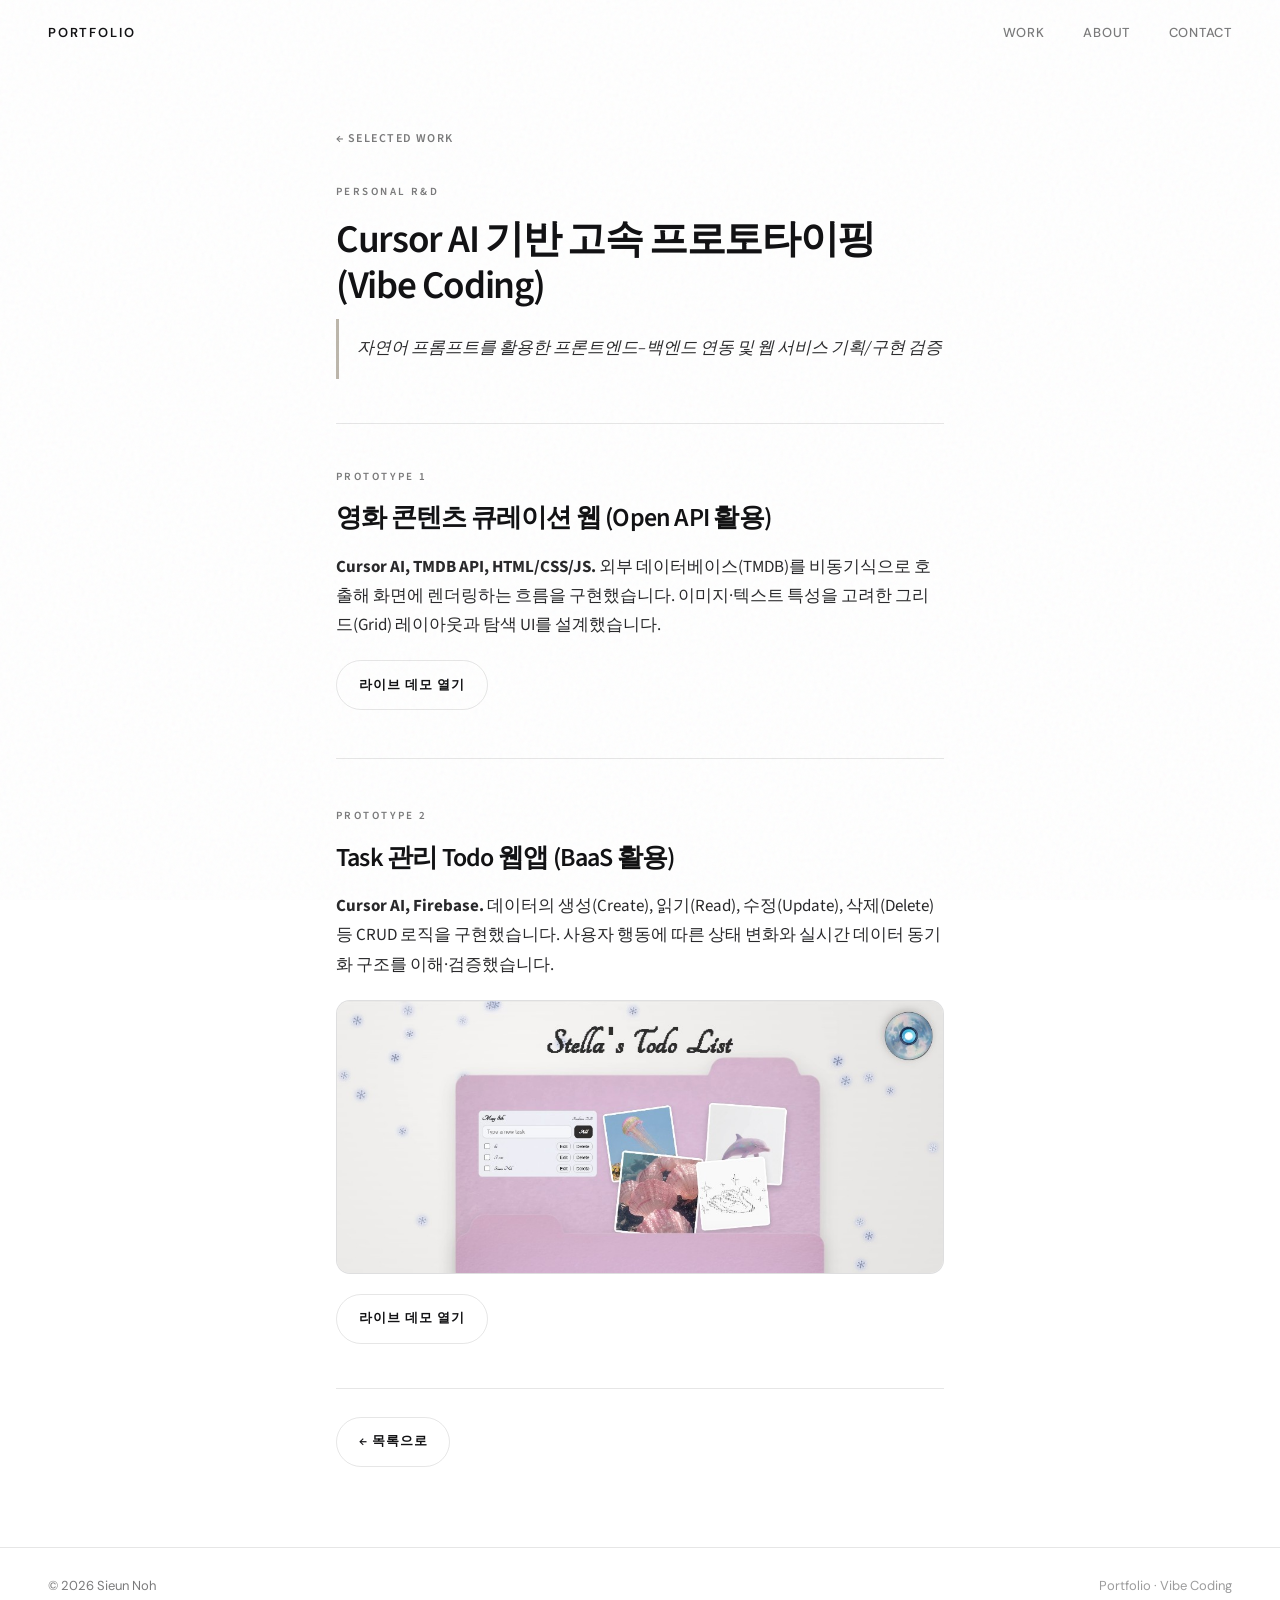
<file: project-vibe-coding.html>
<!DOCTYPE html>
<html lang="ko">
  <head>
    <meta charset="UTF-8" />
    <meta name="viewport" content="width=device-width, initial-scale=1.0" />
    <meta name="theme-color" content="#ffffff" />
    <title>Cursor AI · Vibe Coding 프로토타이핑 — Portfolio</title>
    <meta
      name="description"
      content="TMDB 기반 영화 큐레이션 웹, Firebase 실시간 Todo — Cursor AI로 고속 프로토타이핑"
    />
    <link rel="preconnect" href="https://fonts.googleapis.com" />
    <link rel="preconnect" href="https://fonts.gstatic.com" crossorigin />
    <link
      href="https://fonts.googleapis.com/css2?family=DM+Sans:ital,opsz,wght@0,9..40,300;0,9..40,400;0,9..40,500;0,9..40,600;1,9..40,400&family=Source+Sans+3:ital,wght@0,400;0,500;0,600;0,700;1,400&display=swap"
      rel="stylesheet"
    />
    <link rel="stylesheet" href="styles.css" />
  </head>
  <body class="project-detail-page">
    <div class="grain" aria-hidden="true"></div>

    <header class="site-header">
      <a class="logo" href="index.html">Portfolio</a>
      <nav id="site-nav" class="nav" aria-label="주요 메뉴">
        <a href="index.html#work">Work</a>
        <a href="index.html#about">About</a>
        <a href="index.html#contact">Contact</a>
      </nav>
      <button
        type="button"
        class="nav-toggle"
        aria-expanded="false"
        aria-controls="site-nav"
      >
        <span class="sr-only">메뉴 열기</span>
        <span class="nav-toggle-bar"></span>
      </button>
    </header>

    <main id="top" class="project-detail-main">
      <article class="project-case project-case--collection">
        <p class="project-detail-back">
          <a class="project-detail-back-link" href="index.html?focus=vibe-coding#work"
            >← Selected Work</a
          >
        </p>

        <header class="project-detail-header">
          <p class="project-detail-label">Personal R&amp;D</p>
          <h1 class="project-detail-title">
            Cursor AI 기반 고속 프로토타이핑 (Vibe Coding)
          </h1>
          <blockquote class="project-detail-quote project-detail-quote--lede">
            자연어 프롬프트를 활용한 프론트엔드–백엔드 연동 및 웹 서비스 기획/구현
            검증
          </blockquote>
        </header>

        <section
          class="project-collection-piece"
          id="movie-curation"
          aria-labelledby="title-movie"
        >
          <p class="project-detail-label">Prototype 1</p>
          <h2 id="title-movie" class="project-subhead">
            영화 콘텐츠 큐레이션 웹 (Open API 활용)
          </h2>
          <p class="project-detail-text">
            <strong>Cursor AI, TMDB API, HTML/CSS/JS.</strong> 외부 데이터베이스(TMDB)를
            비동기식으로 호출해 화면에 렌더링하는 흐름을 구현했습니다. 이미지·텍스트
            특성을 고려한 그리드(Grid) 레이아웃과 탐색 UI를 설계했습니다.
          </p>
          <p class="project-detail-demo-actions">
            <a
              class="btn btn-ghost"
              href="https://stella-movie-site.vercel.app/"
              target="_blank"
              rel="noopener noreferrer"
              >라이브 데모 열기</a
            >
          </p>
        </section>

        <section
          class="project-collection-piece"
          id="todo-firebase"
          aria-labelledby="title-todo"
        >
          <p class="project-detail-label">Prototype 2</p>
          <h2 id="title-todo" class="project-subhead">
            Task 관리 Todo 웹앱 (BaaS 활용)
          </h2>
          <p class="project-detail-text">
            <strong>Cursor AI, Firebase.</strong> 데이터의 생성(Create), 읽기(Read),
            수정(Update), 삭제(Delete) 등 CRUD 로직을 구현했습니다. 사용자 행동에 따른
            상태 변화와 실시간 데이터 동기화 구조를 이해·검증했습니다.
          </p>
          <figure class="project-detail-figure project-detail-vibe-preview">
            <img
              src="portfolio%20source/vibe-coding/stella-todo-list.png"
              alt="Stella's Todo List — Firebase Realtime DB 기반 Task 관리 UI"
              width="1600"
              height="900"
              loading="lazy"
              decoding="async"
            />
          </figure>
          <p class="project-detail-demo-actions">
            <a
              class="btn btn-ghost"
              href="https://stella-todo-firebase.vercel.app/"
              target="_blank"
              rel="noopener noreferrer"
              >라이브 데모 열기</a
            >
          </p>
        </section>

        <p class="project-detail-footer-nav">
          <a class="btn btn-ghost" href="index.html?focus=vibe-coding#work">← 목록으로</a>
        </p>
      </article>
    </main>

    <footer class="site-footer">
      <span>© <span id="year"></span> Sieun Noh</span>
      <span class="footer-note">Portfolio · Vibe Coding</span>
    </footer>

    <script src="script.js" defer></script>
  </body>
</html>
</file>
<file: styles.css>
/* Reset-ish + tokens */
*,
*::before,
*::after {
  box-sizing: border-box;
}

@font-face {
  font-family: "Myrtille Pixel";
  src: url("myrtille-pixel.otf/myrtille-pixel.otf") format("opentype");
  font-weight: normal;
  font-style: normal;
  font-display: swap;
}

:root {
  --bg: #ffffff;
  --bg-elevated: #f6f6f7;
  --text: #121214;
  --text-muted: rgba(18, 18, 20, 0.56);
  --accent: #6e5f48;
  --border: rgba(12, 12, 14, 0.1);
  --radius: 14px;
  --header-h: 4.25rem;
  --ease-out: cubic-bezier(0.22, 1, 0.36, 1);
  --font-sans: "DM Sans", system-ui, -apple-system, sans-serif;
  --font-serif: "Myrtille Pixel", ui-monospace, monospace;
  /* 헤더 아래 한 화면(섹션 1패널 높이) */
  --section-vh-fallback: calc(100vh - var(--header-h));
  --section-vh: calc(100svh - var(--header-h));
}

html {
  color-scheme: light;
  scroll-behavior: smooth;
  scroll-snap-type: y proximity;
  scroll-padding-top: var(--header-h);
}

@media (prefers-reduced-motion: reduce) {
  html {
    scroll-behavior: auto;
    scroll-snap-type: none;
  }

  *,
  *::before,
  *::after {
    animation-duration: 0.01ms !important;
    animation-iteration-count: 1 !important;
    transition-duration: 0.01ms !important;
  }

  .hero-ascii-bg {
    filter: none;
  }

  .ascii-flow-trail {
    display: none !important;
  }

  .hero-bg {
    transform: none !important;
    will-change: auto;
  }
}

body {
  margin: 0;
  min-height: 100vh;
  font-family: var(--font-sans);
  font-size: clamp(1rem, 0.95rem + 0.2vw, 1.0625rem);
  line-height: 1.6;
  color: var(--text);
  background: var(--bg);
  -webkit-font-smoothing: antialiased;
}

/* Ascii Flow Trail (Framer Ascii_FlowTrail port): full viewport, behind UI */
.ascii-flow-trail {
  position: fixed;
  inset: 0;
  z-index: 0;
  display: block;
  width: 100%;
  height: 100%;
  pointer-events: none;
}

body > main,
body > .site-footer {
  position: relative;
  z-index: 1;
}

a {
  color: inherit;
  text-decoration-thickness: 1px;
  text-underline-offset: 0.2em;
}

a:hover {
  color: var(--accent);
}

.sr-only {
  position: absolute;
  width: 1px;
  height: 1px;
  padding: 0;
  margin: -1px;
  overflow: hidden;
  clip: rect(0, 0, 0, 0);
  white-space: nowrap;
  border: 0;
}

/* Film grain overlay */
.grain {
  pointer-events: none;
  position: fixed;
  inset: 0;
  z-index: 50;
  opacity: 0.045;
  background-image: url("data:image/svg+xml,%3Csvg viewBox='0 0 256 256' xmlns='http://www.w3.org/2000/svg'%3E%3Cfilter id='n'%3E%3CfeTurbulence type='fractalNoise' baseFrequency='0.85' numOctaves='4' stitchTiles='stitch'/%3E%3C/filter%3E%3Crect width='100%25' height='100%25' filter='url(%23n)'/%3E%3C/svg%3E");
  mix-blend-mode: multiply;
}

/* Header */
.site-header {
  position: fixed;
  top: 0;
  left: 0;
  right: 0;
  z-index: 40;
  display: flex;
  align-items: center;
  justify-content: space-between;
  gap: 1.5rem;
  height: var(--header-h);
  padding: 0 clamp(1.25rem, 4vw, 3rem);
  background: color-mix(in srgb, var(--bg) 72%, transparent);
  backdrop-filter: blur(14px);
  border-bottom: 1px solid transparent;
  transition: border-color 0.35s var(--ease-out);
}

.site-header.is-scrolled {
  border-bottom-color: var(--border);
}

.logo {
  font-size: 0.8125rem;
  font-weight: 600;
  letter-spacing: 0.14em;
  text-transform: uppercase;
  text-decoration: none;
}

.logo:hover {
  color: var(--text);
}

.nav {
  display: flex;
  gap: clamp(1.25rem, 3vw, 2.5rem);
}

.nav a {
  font-size: 0.8125rem;
  font-weight: 500;
  letter-spacing: 0.06em;
  text-transform: uppercase;
  text-decoration: none;
  color: var(--text-muted);
  transition: color 0.25s var(--ease-out);
}

.nav a:hover {
  color: var(--text);
}

.nav-toggle {
  display: none;
  width: 2.5rem;
  height: 2.5rem;
  padding: 0;
  border: 1px solid var(--border);
  border-radius: 999px;
  background: var(--bg-elevated);
  cursor: pointer;
  align-items: center;
  justify-content: center;
}

.nav-toggle-bar,
.nav-toggle-bar::before,
.nav-toggle-bar::after {
  display: block;
  width: 1rem;
  height: 1px;
  background: var(--text);
  position: relative;
  transition: transform 0.3s var(--ease-out), opacity 0.3s;
}

.nav-toggle-bar::before,
.nav-toggle-bar::after {
  content: "";
  position: absolute;
  left: 0;
}

.nav-toggle-bar::before {
  top: -5px;
}

.nav-toggle-bar::after {
  top: 5px;
}

.nav-toggle[aria-expanded="true"] .nav-toggle-bar {
  background: transparent;
}

.nav-toggle[aria-expanded="true"] .nav-toggle-bar::before {
  transform: translateY(5px) rotate(45deg);
}

.nav-toggle[aria-expanded="true"] .nav-toggle-bar::after {
  transform: translateY(-5px) rotate(-45deg);
}

@media (max-width: 720px) {
  .nav-toggle {
    display: inline-flex;
  }

  .nav {
    position: fixed;
    top: var(--header-h);
    left: 0;
    right: 0;
    flex-direction: column;
    padding: 1.25rem clamp(1.25rem, 4vw, 3rem) 1.5rem;
    background: color-mix(in srgb, var(--bg) 94%, transparent);
    backdrop-filter: blur(16px);
    border-bottom: 1px solid var(--border);
    gap: 0.75rem;
    transform: translateY(-120%);
    opacity: 0;
    pointer-events: none;
    transition: transform 0.4s var(--ease-out), opacity 0.35s;
  }

  .nav.is-open {
    transform: translateY(0);
    opacity: 1;
    pointer-events: auto;
  }
}

/* Layout */
main {
  padding-top: var(--header-h);
}

main > section {
  scroll-snap-align: start;
  scroll-snap-stop: normal;
  box-sizing: border-box;
  width: 100%;
  /* 최소 한 뷰포트 패널; 내용이 길면 자연히 늘어남 */
  min-height: var(--section-vh-fallback);
  min-height: var(--section-vh);
}

.hero {
  --ascii-nx: 0;
  --ascii-ny: 0;
  position: relative;
  overflow: hidden;
  display: flex;
  flex-direction: column;
  margin: 0 auto;
}

.hero-bg {
  position: absolute;
  inset: -4%;
  z-index: 0;
  display: flex;
  align-items: center;
  justify-content: center;
  pointer-events: none;
  will-change: transform;
  transform: translate3d(
      calc(var(--ascii-nx) * 14px),
      calc(var(--ascii-ny) * 11px),
      0
    )
    rotate(calc(var(--ascii-nx) * 0.55deg + var(--ascii-ny) * -0.28deg));
  transform-origin: 50% 45%;
}

@media (max-width: 720px) {
  .hero-bg {
    inset: -6%;
    transform: translate3d(
        calc(var(--ascii-nx) * 11px),
        calc(var(--ascii-ny) * 9px),
        0
      )
      rotate(calc(var(--ascii-nx) * 0.45deg + var(--ascii-ny) * -0.22deg));
  }
}

.hero-ascii-bg {
  margin: 0;
  padding: 0;
  border: 0;
  font-family: ui-monospace, "Cascadia Code", "Consolas", monospace;
  font-size: clamp(4.5px, 0.92vw, 11px);
  line-height: 1;
  letter-spacing: 0;
  color: color-mix(in srgb, var(--accent) 18%, var(--text) 82%);
  opacity: 0.44;
  white-space: pre;
  user-select: none;
  transform: scale(1.08) translateX(calc(100px + clamp(22px, 4.2vw, 54px)));
  -webkit-font-smoothing: antialiased;
  text-rendering: geometricPrecision;
  filter: contrast(1.15);
}

/* 첫 로드: illy2 줄별 흩어짐 → 소실 → 재결합 */
@keyframes heroAsciiScatterLine {
  0% {
    opacity: 1;
    transform: translate(0, 0) rotate(0deg) scale(1);
    filter: blur(0);
  }
  26% {
    opacity: 0;
    transform: translate(
        calc(var(--sx) * min(22vw, 160px)),
        calc(var(--sy) * min(18vw, 130px))
      )
      rotate(calc(var(--sr) * 22deg)) scale(0.5);
    filter: blur(12px);
  }
  50% {
    opacity: 0;
    transform: translate(
        calc(var(--sx) * min(28vw, 220px)),
        calc(var(--sy) * min(22vw, 170px))
      )
      rotate(calc(var(--sr) * 30deg)) scale(0.38);
    filter: blur(16px);
  }
  100% {
    opacity: 1;
    transform: translate(0, 0) rotate(0deg) scale(1);
    filter: blur(0);
  }
}

.hero-ascii-bg--intro-scatter .scatter-line {
  display: block;
  white-space: pre;
  will-change: transform, opacity, filter;
  animation: heroAsciiScatterLine 2.45s var(--ease-out) both;
  animation-delay: calc(var(--line-i, 0) * 18ms);
}

.hero-ascii-bg--scatter-settled .scatter-line {
  animation: none;
  will-change: auto;
  opacity: 1;
  transform: none;
  filter: none;
}

@media (prefers-reduced-motion: reduce) {
  .hero-ascii-bg--intro-scatter .scatter-line {
    animation: none !important;
    opacity: 1 !important;
    transform: none !important;
    filter: none !important;
    will-change: auto !important;
  }
}

@media (max-width: 720px) {
  .hero-ascii-bg {
    font-size: clamp(3.5px, 2vw, 8px);
    opacity: 0.34;
    filter: contrast(1.12);
  }

  .hero-ascii-bg--intro-scatter .scatter-line {
    animation-duration: 2.05s;
  }

  @keyframes heroAsciiScatterLine {
    0% {
      opacity: 1;
      transform: translate(0, 0) rotate(0deg) scale(1);
      filter: blur(0);
    }
    26% {
      opacity: 0;
      transform: translate(
          calc(var(--sx) * min(38vw, 120px)),
          calc(var(--sy) * min(30vw, 100px))
        )
        rotate(calc(var(--sr) * 18deg)) scale(0.52);
      filter: blur(8px);
    }
    50% {
      opacity: 0;
      transform: translate(
          calc(var(--sx) * min(48vw, 150px)),
          calc(var(--sy) * min(38vw, 120px))
        )
        rotate(calc(var(--sr) * 24deg)) scale(0.42);
      filter: blur(10px);
    }
    100% {
      opacity: 1;
      transform: translate(0, 0) rotate(0deg) scale(1);
      filter: blur(0);
    }
  }
}

.hero-scrim {
  position: absolute;
  inset: 0;
  z-index: 1;
  pointer-events: none;
  background:
    radial-gradient(
      ellipse 78% 68% at 50% 42%,
      transparent 0%,
      color-mix(in srgb, var(--bg) 48%, transparent) 74%,
      color-mix(in srgb, var(--bg) 92%, transparent) 95%,
      var(--bg) 100%
    ),
    linear-gradient(
      105deg,
      color-mix(in srgb, var(--bg) 68%, transparent) 0%,
      transparent 54%
    );
}

.hero-content {
  position: relative;
  z-index: 2;
  display: flex;
  flex-direction: column;
  justify-content: center;
  flex: 1 1 auto;
  align-self: stretch;
  box-sizing: border-box;
  width: 100%;
  max-width: none;
  padding: clamp(3rem, 10vw, 7rem) clamp(1.25rem, 4vw, 3rem)
    clamp(4rem, 12vw, 8rem);
}

.hero-eyebrow {
  font-size: 0.75rem;
  font-weight: 500;
  letter-spacing: 0.2em;
  text-transform: uppercase;
  color: var(--text-muted);
  margin: 0 0 1.75rem;
}

.hero-title {
  margin: 0 0 1.75rem;
  font-weight: 400;
  line-height: 1.05;
}

.hero-name {
  display: block;
  font-family: var(--font-serif);
  font-size: clamp(2.75rem, 8vw, 5.5rem);
  letter-spacing: -0.02em;
}

.hero-role {
  display: block;
  margin-top: 0.85rem;
  font-size: clamp(1rem, 2.2vw, 1.25rem);
  font-weight: 400;
  color: var(--text-muted);
  letter-spacing: 0.02em;
}

.hero-sep {
  margin: 0 0.35em;
  opacity: 0.45;
}

.hero-lede {
  max-width: 32rem;
  margin: 0 0 2.25rem;
  color: var(--text-muted);
  font-size: 1.05rem;
}

.hero-cta {
  display: flex;
  flex-wrap: wrap;
  gap: 0.75rem 1rem;
}

.btn {
  display: inline-flex;
  align-items: center;
  justify-content: center;
  padding: 0.85rem 1.35rem;
  font-size: 0.8125rem;
  font-weight: 600;
  letter-spacing: 0.08em;
  text-transform: uppercase;
  text-decoration: none;
  border-radius: 999px;
  border: 1px solid transparent;
  transition: background 0.25s var(--ease-out), color 0.25s,
    border-color 0.25s, transform 0.25s var(--ease-out);
}

.btn-primary {
  background: var(--text);
  color: var(--bg);
}

.btn-primary:hover {
  background: var(--accent);
  color: var(--bg);
  transform: translateY(-1px);
}

.btn-ghost {
  border-color: var(--border);
  color: var(--text);
  background: transparent;
}

.btn-ghost:hover {
  border-color: color-mix(in srgb, var(--text) 28%, transparent);
  background: rgba(12, 12, 14, 0.04);
}

/* Sections: 한 패널(전체 폭 × 최소 1뷰포트) */
.section {
  display: flex;
  flex-direction: column;
  justify-content: center;
  box-sizing: border-box;
  width: 100%;
  margin: 0;
  padding: clamp(3rem, 8vw, 5rem) clamp(1.25rem, 4vw, 3rem);
}

.section-inner {
  width: 100%;
  max-width: 72rem;
  margin-inline: auto;
}

/* Work: 한 뷰패널 + 세로 스크롤로 가로 슬라이드 */
.section.work {
  justify-content: flex-start;
  min-height: var(--section-vh-fallback);
  min-height: var(--section-vh);
  height: var(--section-vh-fallback);
  height: var(--section-vh);
  max-height: var(--section-vh-fallback);
  max-height: var(--section-vh);
  overflow: hidden;
}

.section.work .section-inner.work-inner {
  display: flex;
  flex-direction: column;
  flex: 1;
  min-height: 0;
  height: 100%;
  width: 100%;
  max-width: none;
}

@media (min-width: 960px) {
  .section.work .section-inner.work-inner {
    display: grid;
    grid-template-columns: minmax(11.5rem, 22rem) minmax(0, 1fr);
    grid-template-rows: minmax(0, 1fr);
    align-items: stretch;
    column-gap: clamp(1.5rem, 4vw, 3rem);
    row-gap: 0;
  }

  .section.work .work-head {
    grid-column: 1;
    grid-row: 1;
    position: sticky;
    top: calc(var(--header-h) + 0.75rem);
    align-self: start;
    max-width: none;
    margin-bottom: 0;
    padding: 0.35rem 0.75rem 0.75rem 0;
    z-index: 2;
    background: var(--bg);
    box-decoration-break: clone;
    -webkit-box-decoration-break: clone;
  }

  .section.work .work-scroll-host {
    grid-column: 2;
    grid-row: 1;
    min-height: 0;
  }
}

.section.work .work-head {
  flex-shrink: 0;
}

.work-scroll-host {
  flex: 1 1 auto;
  min-height: 0;
  overflow-x: hidden;
  overflow-y: auto;
  overscroll-behavior-y: contain;
  -webkit-overflow-scrolling: touch;
  scrollbar-gutter: stable;
}

.work-pin-scroll-range {
  position: relative;
  min-height: 100%;
}

.work-pin-sticky {
  position: sticky;
  top: 0;
  display: flex;
  align-items: center;
  min-height: var(--work-sticky-h, 320px);
  box-sizing: border-box;
}

.work-cards-viewport {
  width: 100%;
  overflow: hidden;
}

.project-list--carousel {
  display: flex;
  flex-direction: row;
  flex-wrap: nowrap;
  align-items: stretch;
  gap: clamp(0.75rem, 2.5vw, 1.35rem);
  margin: 0;
  padding: 0 clamp(1.25rem, 4vw, 3rem) 0
    clamp(1.25rem, 4vw, 3rem);
  list-style: none;
  will-change: transform;
}

.section.work .project-list--carousel .project-card {
  flex: 0 0 auto;
  width: min(82vw, 460px);
}

.section.work .project-card {
  --project-card-radius: clamp(14px, 2.5vw, 22px);
  border-radius: var(--project-card-radius);
  overflow: hidden;
}

.section.work .project-card:hover {
  transform: none;
}

.section.work .project-card-media {
  border-bottom: none;
  border-radius: var(--project-card-radius);
  overflow: hidden;
  aspect-ratio: 4 / 3;
}

.section.work .project-card-media img {
  border-radius: var(--project-card-radius);
}

.section.work .project-link {
  display: block;
  height: auto;
  border-radius: inherit;
  overflow: hidden;
}

@media (prefers-reduced-motion: reduce) {
  .section.work .work-scroll-host {
    overflow-y: hidden;
  }

  .work-pin-scroll-range {
    min-height: auto !important;
  }

  .work-pin-sticky {
    position: relative;
    min-height: 0 !important;
  }

  .work-cards-viewport {
    overflow-x: auto;
    overflow-y: hidden;
  }

  .project-list--carousel {
    transform: none !important;
  }
}

.section-head {
  max-width: 36rem;
  margin-bottom: clamp(2.5rem, 6vw, 3.5rem);
}

.section-title {
  font-family: var(--font-serif);
  font-size: clamp(2rem, 4vw, 2.75rem);
  font-weight: 400;
  margin: 0 0 0.75rem;
  letter-spacing: -0.02em;
}

.section-desc {
  margin: 0;
  color: var(--text-muted);
}

.project-list:not(.project-list--carousel) {
  list-style: none;
  margin: 0;
  padding: 0;
  display: grid;
  gap: 1rem;
}

@media (min-width: 640px) {
  .project-list:not(.project-list--carousel) {
    grid-template-columns: repeat(2, 1fr);
  }
}

@media (min-width: 960px) {
  .project-list:not(.project-list--carousel) {
    grid-template-columns: repeat(3, 1fr);
  }
}

.project-card {
  border-radius: var(--radius);
  background: var(--bg-elevated);
  border: 1px solid var(--border);
  overflow: hidden;
  transition: border-color 0.3s var(--ease-out), transform 0.35s var(--ease-out);
}

.project-card:hover {
  border-color: color-mix(in srgb, var(--accent) 42%, transparent);
  transform: translateY(-3px);
}

.project-link {
  display: flex;
  flex-direction: column;
  height: 100%;
  padding: 0;
  text-decoration: none;
  color: inherit;
  outline: none;
}

.project-card-media {
  position: relative;
  aspect-ratio: 4 / 3;
  overflow: hidden;
  background: color-mix(in srgb, var(--text) 6%, var(--bg-elevated));
  border-bottom: 1px solid var(--border);
}

.project-card-media img {
  display: block;
  width: 100%;
  height: 100%;
  object-fit: cover;
  filter: grayscale(1);
  transition: filter 0.55s var(--ease-out), transform 0.55s var(--ease-out);
  transform: scale(1.02);
}

.project-card:hover .project-card-media img,
.project-card:focus-within .project-card-media img {
  filter: grayscale(0);
  transform: scale(1);
}

.project-card-body {
  padding: 1.35rem 1.35rem 1.65rem;
  flex: 1;
  display: flex;
  flex-direction: column;
}

.project-card:focus-within {
  border-color: color-mix(in srgb, var(--accent) 65%, transparent);
}

.project-meta {
  font-size: 0.6875rem;
  letter-spacing: 0.12em;
  text-transform: uppercase;
  color: var(--accent);
}

.project-title {
  margin: 0.75rem 0 0.5rem;
  font-size: 1.125rem;
  font-weight: 600;
  letter-spacing: -0.01em;
}

.project-blurb {
  margin: 0;
  font-size: 0.9375rem;
  color: var(--text-muted);
}

@media (prefers-reduced-motion: reduce) {
  .project-card-media img {
    transition-duration: 0.01ms;
    transform: none;
  }

  .project-card:hover .project-card-media img,
  .project-card:focus-within .project-card-media img {
    transform: none;
  }
}

.about-grid {
  display: grid;
  gap: clamp(1.5rem, 4vw, 2rem) clamp(2rem, 5vw, 3rem);
}

.about-grid-title {
  grid-column: 1 / -1;
  margin-bottom: 0;
}

.about-main {
  min-width: 0;
}

@media (min-width: 800px) {
  .about-grid {
    grid-template-columns: 1.4fr 1fr;
    align-items: start;
  }
}

.about-copy-inner {
  display: flex;
  flex-direction: column;
  gap: clamp(1.25rem, 3vw, 1.75rem);
  align-items: flex-start;
}

@media (min-width: 560px) {
  .about-copy-inner {
    flex-direction: row;
    gap: clamp(1.35rem, 4vw, 2.25rem);
  }
}

.about-profile {
  margin: 0;
  flex-shrink: 0;
  width: clamp(140px, 32vw, 220px);
  border-radius: var(--radius);
  overflow: hidden;
  border: 1px solid var(--border);
  background: var(--bg-elevated);
}

.about-profile-img {
  display: block;
  width: 100%;
  height: auto;
  filter: grayscale(100%);
}

.about-copy-text {
  flex: 1;
  min-width: 0;
}

.about-copy-text p {
  margin: 0 0 1.25rem;
  color: var(--text-muted);
  max-width: 38rem;
}

.about-copy-text p:last-child {
  margin-bottom: 0;
}

.about-list {
  list-style: none;
  margin: 0;
  padding: 1.5rem 1.35rem;
  border-radius: var(--radius);
  border: 1px solid var(--border);
  background: color-mix(in srgb, var(--bg-elevated) 96%, var(--text) 4%);
}

.about-list li {
  padding: 0.85rem 0;
  border-bottom: 1px solid var(--border);
  font-size: 0.9375rem;
  color: var(--text-muted);
}

.about-list li:first-child {
  padding-top: 0;
}

.about-list li:last-child {
  border-bottom: none;
  padding-bottom: 0;
}

.about-list span {
  display: block;
  font-size: 0.6875rem;
  letter-spacing: 0.14em;
  text-transform: uppercase;
  color: var(--text);
  margin-bottom: 0.2rem;
}

.contact {
  text-align: center;
}

.contact .section-inner {
  width: min(72rem, 100%);
}

.contact .section-title {
  margin-bottom: 1rem;
}

.contact-lede {
  margin: 0 auto 1.5rem;
  max-width: 28rem;
  color: var(--text-muted);
}

.contact-email {
  font-family: var(--font-serif);
  font-size: clamp(1.5rem, 3.5vw, 2.25rem);
  text-decoration: none;
  letter-spacing: -0.01em;
  border-bottom: 1px solid var(--border);
  padding-bottom: 0.15em;
  transition: border-color 0.25s, color 0.25s;
}

.contact-email:hover {
  border-bottom-color: var(--accent);
}

/* Footer */
.site-footer {
  display: flex;
  flex-wrap: wrap;
  gap: 0.75rem 1.5rem;
  justify-content: space-between;
  align-items: center;
  padding: 1.75rem clamp(1.25rem, 4vw, 3rem) 2.5rem;
  border-top: 1px solid var(--border);
  font-size: 0.8125rem;
  color: var(--text-muted);
}

.footer-note {
  opacity: 0.75;
}

/* Reveal on scroll */
.reveal {
  opacity: 0;
  transform: translateY(18px);
  transition: opacity 0.7s var(--ease-out), transform 0.7s var(--ease-out);
}

.reveal.is-visible {
  opacity: 1;
  transform: translateY(0);
}

/* —— Project case study (project-xr-stage.html) —— */
body.project-detail-page .ascii-flow-trail {
  display: none;
}

.project-detail-main {
  padding-top: var(--header-h);
  padding-bottom: clamp(3rem, 10vw, 5rem);
}

/* 산세리프 에디토리얼 톤 — 본문만 (logo·헤더는 기존 유지) */
.project-case {
  --editorial-sans: "Source Sans 3", "DM Sans", system-ui, -apple-system,
    sans-serif;
  max-width: 42rem;
  margin: 0 auto;
  padding: clamp(2rem, 5vw, 3.5rem) clamp(1.25rem, 4vw, 3rem) 0;
  font-family: var(--editorial-sans);
  font-feature-settings: "kern" 1, "liga" 1;
  -webkit-font-smoothing: antialiased;
}

.project-case .btn {
  font-family: var(--editorial-sans);
}

.project-detail-back {
  margin: 0 0 2rem;
}

.project-detail-back-link {
  font-size: 0.75rem;
  font-weight: 600;
  letter-spacing: 0.12em;
  text-transform: uppercase;
  text-decoration: none;
  color: var(--text-muted);
  transition: color 0.2s var(--ease-out);
}

.project-detail-back-link:hover {
  color: var(--accent);
}

.project-detail-label {
  font-size: 0.6875rem;
  font-weight: 600;
  letter-spacing: 0.22em;
  text-transform: uppercase;
  color: var(--text-muted);
  margin: 0 0 1rem;
}

.project-detail-title {
  font-family: var(--editorial-sans);
  font-size: clamp(1.75rem, 4vw, 2.45rem);
  font-weight: 600;
  line-height: 1.18;
  letter-spacing: -0.035em;
  margin: 0 0 1.125rem;
  color: var(--text);
}

.project-detail-lede {
  margin: 0 0 2.5rem;
  font-size: 1.0625rem;
  font-weight: 400;
  line-height: 1.65;
  color: var(--text-muted);
  max-width: 38rem;
}

.project-detail-video-wrap {
  margin: 0 0 2rem;
}

.project-detail-video {
  display: block;
  width: 100%;
  border-radius: var(--radius);
  background: var(--bg-elevated);
  border: 1px solid var(--border);
}

.project-detail-caption {
  margin: 0.75rem 0 0;
  font-size: 0.8125rem;
  font-weight: 500;
  letter-spacing: 0.02em;
  color: var(--text-muted);
}

.project-detail-gallery {
  display: grid;
  gap: 1rem;
  margin: 0 0 2.75rem;
}

@media (min-width: 720px) {
  .project-detail-gallery {
    grid-template-columns: 1fr 1fr;
    gap: 1.25rem;
  }
}

.project-detail-figure {
  margin: 0;
  border-radius: var(--radius);
  overflow: hidden;
  border: 1px solid var(--border);
  background: var(--bg-elevated);
}

.project-detail-figure img {
  display: block;
  width: 100%;
  height: auto;
}

.project-detail-dojait-preview {
  margin: 0 0 2.25rem;
}

.project-detail-maya-viz-still {
  margin: 0 0 1.5rem;
}

.project-detail-adflash-hero {
  margin: 0 0 0.25rem;
}

.project-detail-adflash-still {
  margin: 0 0 1.25rem;
}

.project-detail-vibe-preview {
  margin: 1.25rem 0 1.25rem;
}

.project-detail-demo-actions {
  margin: 1.25rem 0 0;
}

.project-detail-section {
  margin-bottom: 2.5rem;
}

.project-detail-section:last-of-type {
  margin-bottom: 2rem;
}

/* 에디토리얼 런인 — 소제목 레일 */
.project-detail-h2 {
  font-family: var(--editorial-sans);
  font-size: 0.6875rem;
  font-weight: 700;
  letter-spacing: 0.16em;
  text-transform: uppercase;
  margin: 0 0 1rem;
  padding-bottom: 0.65rem;
  border-bottom: 1px solid var(--border);
  color: var(--text);
}

.project-detail-text {
  margin: 0;
  font-size: 1.0625rem;
  font-weight: 400;
  color: color-mix(in srgb, var(--text) 78%, var(--text-muted) 22%);
  line-height: 1.72;
  max-width: 40rem;
}

.project-detail-tags {
  list-style: none;
  margin: 0;
  padding: 0;
  display: flex;
  flex-wrap: wrap;
  gap: 0.45rem 0.6rem;
}

.project-detail-tags li {
  font-size: 0.8125rem;
  font-weight: 500;
  letter-spacing: 0.02em;
  padding: 0.45rem 0.85rem;
  border-radius: 4px;
  border: 1px solid var(--border);
  background: var(--bg-elevated);
  color: var(--text);
}

.project-detail-highlights {
  margin: 0;
  padding: 0;
  list-style: none;
  color: color-mix(in srgb, var(--text) 72%, var(--text-muted) 28%);
  font-size: 1.0625rem;
  line-height: 1.72;
}

.project-detail-highlights li {
  margin-bottom: 1.35rem;
  padding-left: 1rem;
  border-left: 2px solid color-mix(in srgb, var(--accent) 55%, transparent);
}

.project-detail-highlights li:last-child {
  margin-bottom: 0;
}

.project-detail-highlights strong {
  display: block;
  margin-bottom: 0.35rem;
  font-family: var(--editorial-sans);
  font-weight: 600;
  color: var(--text);
  letter-spacing: -0.015em;
}

.project-detail-footer-nav {
  margin: 2.75rem 0 0;
  padding-top: 1.75rem;
  border-top: 1px solid var(--border);
}

/* Multi-project detail (project-games-collection.html) */
.project-case--collection {
  max-width: 44rem;
}

.project-collection-piece {
  margin: 3rem 0 0;
  padding-top: 3rem;
  border-top: 1px solid var(--border);
}

.project-collection-piece:first-of-type {
  margin-top: 2.75rem;
  padding-top: 2.75rem;
}

.project-subhead {
  font-family: var(--editorial-sans);
  font-size: clamp(1.2rem, 2.85vw, 1.625rem);
  font-weight: 600;
  line-height: 1.28;
  letter-spacing: -0.03em;
  margin: 0 0 1.125rem;
  color: var(--text);
}

.project-subhead-note {
  display: block;
  font-size: 0.8125rem;
  font-weight: 500;
  letter-spacing: 0.04em;
  text-transform: none;
  color: var(--text-muted);
  margin-top: 0.4rem;
}

.project-detail-quote {
  margin: 0 0 1.75rem;
  padding: 1rem 0 1rem 1.15rem;
  border-left: 3px solid color-mix(in srgb, var(--accent) 45%, transparent);
  font-family: var(--editorial-sans);
  font-size: 1.0625rem;
  font-weight: 400;
  font-style: italic;
  line-height: 1.62;
  color: color-mix(in srgb, var(--text) 75%, var(--text-muted) 25%);
}

.project-detail-quote--lede {
  margin-top: -0.5rem;
  margin-bottom: 1.5rem;
  font-size: 1.0625rem;
  max-width: 40rem;
}

.project-detail-embed-note {
  margin: -1.25rem 0 2.25rem;
  font-size: 0.8125rem;
  color: var(--text-muted);
}

.project-detail-embed-note a {
  color: var(--accent);
  text-decoration: none;
  border-bottom: 1px solid color-mix(in srgb, var(--accent) 35%, transparent);
}

.project-detail-embed-note a:hover {
  color: var(--text);
  border-bottom-color: var(--text-muted);
}

.project-detail-list {
  margin: 0;
  padding: 0 0 0 1.35rem;
  font-size: 1.0625rem;
  line-height: 1.72;
  color: color-mix(in srgb, var(--text) 78%, var(--text-muted) 22%);
}

.project-detail-list li {
  margin-bottom: 0.65rem;
}

.project-detail-list li:last-child {
  margin-bottom: 0;
}

.project-detail-process {
  margin: 0;
  padding: 0;
  list-style: none;
}

.project-detail-process li {
  margin-bottom: 1.25rem;
  padding-left: 1rem;
  border-left: 2px solid color-mix(in srgb, var(--accent) 40%, transparent);
  font-size: 1.0625rem;
  line-height: 1.7;
  color: color-mix(in srgb, var(--text) 78%, var(--text-muted) 22%);
}

.project-detail-process li:last-child {
  margin-bottom: 0;
}

.project-detail-process strong {
  display: block;
  margin-bottom: 0.3rem;
  font-weight: 600;
  color: var(--text);
}

.project-detail-hero-figure {
  margin: 0 0 1.75rem;
  border-radius: var(--radius);
  overflow: hidden;
  border: 1px solid var(--border);
  background: #0a0a0a;
}

.project-detail-hero-figure img {
  display: block;
  width: 100%;
  height: auto;
}

.project-detail-caption--above {
  margin: 0 0 0.5rem;
}

.project-detail-embed {
  position: relative;
  width: 100%;
  aspect-ratio: 16 / 9;
  margin: 0 0 2rem;
  border-radius: var(--radius);
  overflow: hidden;
  border: 1px solid var(--border);
  background: #0c0c0c;
}

.project-detail-embed iframe {
  position: absolute;
  inset: 0;
  width: 100%;
  height: 100%;
  border: 0;
}

.project-detail-download-wrap {
  margin-bottom: 1.5rem;
}

.project-detail-pdf-link {
  font-size: 0.9375rem;
  font-weight: 600;
  text-decoration: none;
  color: var(--accent);
  border-bottom: 1px solid color-mix(in srgb, var(--accent) 35%, transparent);
  transition: color 0.2s var(--ease-out), border-color 0.2s var(--ease-out);
}

.project-detail-pdf-link:hover {
  color: var(--text);
  border-bottom-color: var(--text-muted);
}
</file>
